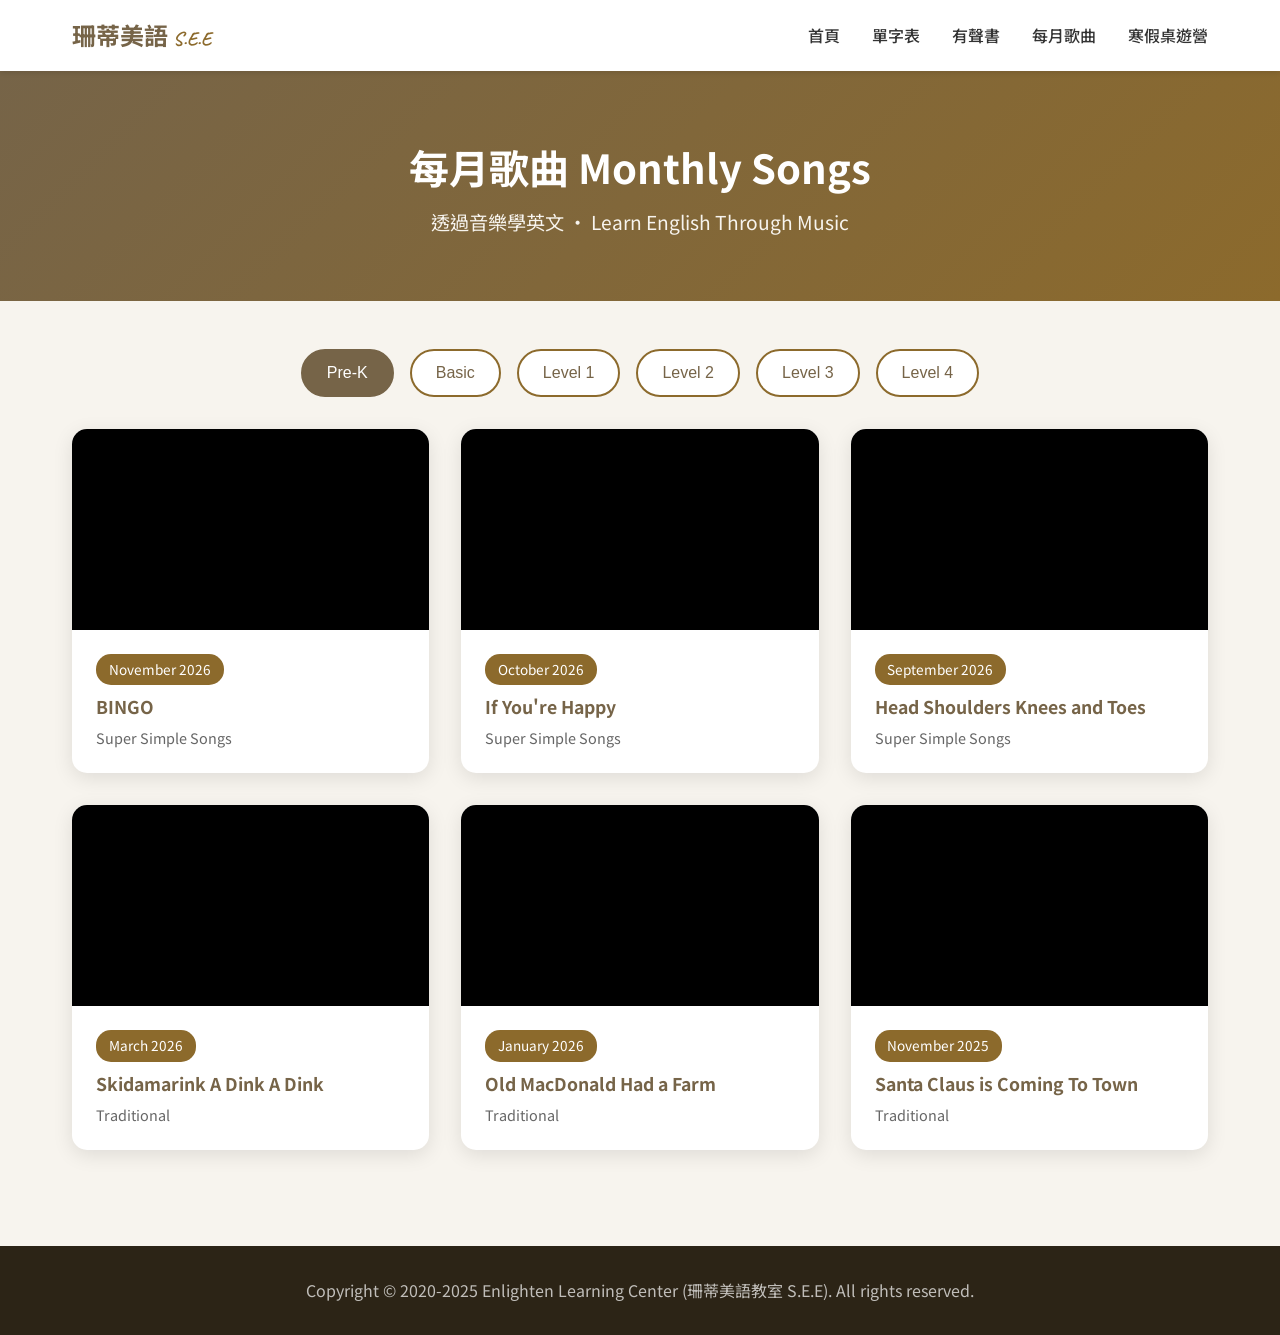
<file: songs.html>
<!DOCTYPE html>
<html lang="zh-TW">
<head>
    <meta charset="UTF-8">
    <meta name="viewport" content="width=device-width, initial-scale=1.0">
    <meta name="description" content="珊蒂美語每月歌曲 | Monthly Songs — Pre-K 到 Level 4 每個級別的英文歌曲清單，依月份更新。">
    <link rel="icon" href="/favicon.ico" sizes="any">
    <link rel="icon" type="image/png" sizes="64x64" href="/favicon-64.png">
    <link rel="apple-touch-icon" href="/apple-touch-icon.png">
    <meta property="og:type" content="website">
    <meta property="og:site_name" content="珊蒂美語教室 S.E.E">
    <meta property="og:title" content="每月歌曲 Monthly Songs | 珊蒂美語教室 S.E.E">
    <meta property="og:description" content="Pre-K 到 Level 4 每個級別的英文歌曲，依月份更新。">
    <meta property="og:image" content="https://jchopenclawhu-web.github.io/see-website/images/sandy.png">
    <meta property="og:url" content="https://jchopenclawhu-web.github.io/see-website/songs.html">
    <meta property="og:locale" content="zh_TW">
    <meta name="twitter:card" content="summary_large_image">
    <meta name="twitter:title" content="每月歌曲 Monthly Songs | 珊蒂美語教室">
    <meta name="twitter:description" content="Pre-K 到 Level 4 每月英文歌曲。">
    <meta name="twitter:image" content="https://jchopenclawhu-web.github.io/see-website/images/sandy.png">
    <title>每月歌曲 Monthly Songs | 珊蒂美語教室 S.E.E</title>
    <link href="https://fonts.googleapis.com/css2?family=Noto+Sans+TC:wght@300;400;500;700&family=Caveat:wght@400;700&display=swap" rel="stylesheet">
    <style>
        :root {
            --primary-brown: #766448;
            --accent-gold: #8C6A2C;
            --light-beige: #F7F4EE;
            --dark-text: #333;
            --white: #fff;
                    --focus-halo: #F7F4EE;
            --focus-edge: #2C2416;
}
        
        * {
            margin: 0;
            padding: 0;
            box-sizing: border-box;
        }
        
        body {
            font-family: 'Noto Sans TC', sans-serif;
            line-height: 1.6;
            color: var(--dark-text);
            background: var(--light-beige);
        }
        
        /* Navigation */
        nav {
            background: var(--white);
            box-shadow: 0 2px 5px rgba(0,0,0,0.1);
            position: sticky;
            top: 0;
            z-index: 1000;
        }
        
        .nav-container {
            max-width: 1200px;
            margin: 0 auto;
            padding: 1rem 2rem;
            display: flex;
            justify-content: space-between;
            align-items: center;
        }
        
        .logo {
            font-size: 1.5rem;
            font-weight: 700;
            color: var(--primary-brown);
            text-decoration: none;
        }
        
        .logo span {
            font-family: 'Caveat', cursive;
            font-size: 1.2rem;
            color: var(--accent-gold);
        }
        
        .nav-links {
            display: flex;
            gap: 2rem;
            list-style: none;
        }
        
        .nav-links a {
            text-decoration: none;
            color: var(--dark-text);
            font-weight: 500;
            transition: color 0.3s;
        }
        
        .nav-links a:hover {
            color: var(--primary-brown);
        }
        
        .menu-toggle {
            display: none;
            background: none;
            border: none;
            font-size: 1.5rem;
            cursor: pointer;
            color: var(--primary-brown);
        }
        
        /* Hero Section */
        .hero {
            background: linear-gradient(135deg, var(--primary-brown) 0%, var(--accent-gold) 100%);
            color: var(--white);
            padding: 4rem 2rem;
            text-align: center;
        }
        
        .hero h1 {
            font-size: 2.5rem;
            margin-bottom: 0.5rem;
        }
        
        .hero p {
            font-size: 1.2rem;
            color: #F7F4EE;
        }
        
        /* Main Content */
        .container {
            max-width: 1200px;
            margin: 0 auto;
            padding: 3rem 2rem;
        }
        
        /* Level Tabs */
        .level-tabs {
            display: flex;
            justify-content: center;
            gap: 1rem;
            margin-bottom: 2rem;
            flex-wrap: wrap;
        }
        
        .level-tab {
            padding: 0.8rem 1.5rem;
            background: var(--white);
            border: 2px solid var(--accent-gold);
            border-radius: 25px;
            cursor: pointer;
            font-size: 1rem;
            font-weight: 500;
            color: var(--primary-brown);
            transition: all 0.3s;
        }
        
        .level-tab:hover {
            background: var(--accent-gold);
            color: var(--white);
        }
        
        .level-tab.active {
            background: var(--primary-brown);
            border-color: var(--primary-brown);
            color: var(--white);
        }
        
        /* Songs Grid */
        .songs-container {
            display: none;
        }
        
        .songs-container.active {
            display: block;
            animation: fadeIn 0.5s ease;
        }
        
        @keyframes fadeIn {
            from { opacity: 0; transform: translateY(10px); }
            to { opacity: 1; transform: translateY(0); }
        }
        
        .songs-grid {
            display: grid;
            grid-template-columns: repeat(auto-fit, minmax(350px, 1fr));
            gap: 2rem;
        }
        
        .song-card {
            background: var(--white);
            border-radius: 15px;
            overflow: hidden;
            box-shadow: 0 5px 20px rgba(0,0,0,0.1);
            transition: transform 0.3s;
        }
        
        .song-card:hover {
            transform: translateY(-5px);
        }
        
        .video-container {
            position: relative;
            padding-bottom: 56.25%;
            height: 0;
            overflow: hidden;
            background: #000;
        }
        
        .video-container iframe {
            position: absolute;
            top: 0;
            left: 0;
            width: 100%;
            height: 100%;
            border: none;
        }
        
        .song-info {
            padding: 1.5rem;
        }
        
        .song-month {
            display: inline-block;
            background: var(--accent-gold);
            color: var(--white);
            padding: 0.3rem 0.8rem;
            border-radius: 15px;
            font-size: 0.85rem;
            margin-bottom: 0.5rem;
        }
        
        /* Visually hidden but available to screen readers */
        .sr-only {
            position: absolute;
            width: 1px;
            height: 1px;
            padding: 0;
            margin: -1px;
            overflow: hidden;
            clip: rect(0, 0, 0, 0);
            white-space: nowrap;
            border: 0;
        }

        .song-title {
            font-size: 1.1rem;
            color: var(--primary-brown);
            margin-bottom: 0.3rem;
        }
        
        .song-artist {
            color: #666;
            font-size: 0.9rem;
        }
        
        /* Footer */
        footer {
            background: #2c2416;
            color: var(--white);
            text-align: center;
            padding: 2rem;
            margin-top: 3rem;
        }
        
        footer p {
            opacity: 0.7;
        }
        
        /* Mobile Responsive */
        @media (max-width: 1024px) and (min-width: 769px) {
            /* Tablet: 8 nav items no longer fit on one row at full size. Tighten
               the gap and the label size instead of letting the last link clip. */
            .nav-links { gap: 1.25rem; }
            .nav-links a { font-size: 0.92rem; }
        }
        @media (max-width: 768px) {
            .nav-links {
                display: none;
                position: absolute;
                top: 100%;
                left: 0;
                right: 0;
                background: var(--white);
                flex-direction: column;
                padding: 1rem;
                box-shadow: 0 5px 10px rgba(0,0,0,0.1);
                gap: 1rem;
            }
            
            .nav-links.active {
                display: flex;
            }
            
            .menu-toggle {
                display: block;
            }
            
            .hero h1 {
                font-size: 1.8rem;
            }
            
            .level-tabs {
                gap: 0.5rem;
            }
            
            .level-tab {
                padding: 0.6rem 1rem;
                font-size: 0.9rem;
            }
            
            .songs-grid {
                grid-template-columns: 1fr;
            }
        }
    
        /* --- Accessibility -------------------------------------------------
           Focus ring is two-tone: a cream inner band and a near-black outer
           band. One colour cannot work here - the same ring has to be
           visible on the cream page (#F7F4EE), the white nav (#FFFFFF) and
           the brown nav/footer (#766448), and no single hue clears 3:1
           against all three. Two-tone always leaves one band legible.
           The transparent outline is the forced-colors fallback: when the
           browser strips box-shadow, the outline still paints.
           overflow-x: clip (never hidden) so the sticky nav keeps working. */
        html, body {
            overflow-x: clip;
        }
        a:focus-visible,
        button:focus-visible,
        input:focus-visible,
        select:focus-visible,
        textarea:focus-visible,
        [tabindex]:focus-visible {
            outline: 2px solid transparent;
            outline-offset: 2px;
            box-shadow: 0 0 0 2px var(--focus-halo), 0 0 0 4px var(--focus-edge);
        }
        @media (prefers-reduced-motion: reduce) {
            *, *::before, *::after {
                animation-duration: 0.01ms !important;
                animation-iteration-count: 1 !important;
                transition-duration: 0.01ms !important;
                scroll-behavior: auto !important;
            }
        }
</style>
</head>
<body>
    <!-- Navigation -->
    <nav>
        <div class="nav-container">
            <a href="index.html" class="logo">珊蒂美語 <span>S.E.E</span></a>
            <button class="menu-toggle" aria-label="Menu">☰</button>
            <ul class="nav-links">
                <li><a href="index.html">首頁</a></li>
                <li><a href="vocabulary.html">單字表</a></li>
                <li><a href="audiobooks.html">有聲書</a></li>
                <li><a href="songs.html">每月歌曲</a></li>
                <li><a href="winter-camp.html">寒假桌遊營</a></li>
            </ul>
        </div>
    </nav>

    <!-- Hero Section -->
    <section class="hero">
        <h1>每月歌曲 Monthly Songs</h1>
        <p>透過音樂學英文 · Learn English Through Music</p>
    </section>

    <!-- Main Content -->
    <div class="container">
        <!-- Level Tabs -->
        <div class="level-tabs">
            <button class="level-tab active" onclick="showLevel('prek', this)">Pre-K</button>
            <button class="level-tab" onclick="showLevel('basic', this)">Basic</button>
            <button class="level-tab" onclick="showLevel('l1', this)">Level 1</button>
            <button class="level-tab" onclick="showLevel('l2', this)">Level 2</button>
            <button class="level-tab" onclick="showLevel('l3', this)">Level 3</button>
            <button class="level-tab" onclick="showLevel('l4', this)">Level 4</button>
        </div>

        <!-- Pre-K Songs -->
        <div id="prek" class="songs-container active">
            <h2 class="sr-only">Pre-K 歌曲 Songs</h2>
            <div class="songs-grid">
                                <div class="song-card">
                    <div class="video-container">
                        <iframe loading="lazy" data-src="https://www.youtube.com/embed/9mmF8zOlh_g" allowfullscreen></iframe>
                    </div>
                    <div class="song-info">
                        <span class="song-month">November 2026</span>
                        <h3 class="song-title">BINGO</h3>
                        <p class="song-artist">Super Simple Songs</p>
                    </div>
                </div>
                <div class="song-card">
                    <div class="video-container">
                        <iframe loading="lazy" data-src="https://www.youtube.com/embed/l4WNrvVjiTw" allowfullscreen></iframe>
                    </div>
                    <div class="song-info">
                        <span class="song-month">October 2026</span>
                        <h3 class="song-title">If You're Happy</h3>
                        <p class="song-artist">Super Simple Songs</p>
                    </div>
                </div>
                <div class="song-card">
                    <div class="video-container">
                        <iframe loading="lazy" data-src="https://www.youtube.com/embed/RuqvGiZi0qg" allowfullscreen></iframe>
                    </div>
                    <div class="song-info">
                        <span class="song-month">September 2026</span>
                        <h3 class="song-title">Head Shoulders Knees and Toes</h3>
                        <p class="song-artist">Super Simple Songs</p>
                    </div>
                </div>
<div class="song-card">
                    <div class="video-container">
                        <iframe loading="lazy" data-src="https://www.youtube.com/embed/6916kVhbEZw" allowfullscreen></iframe>
                    </div>
                    <div class="song-info">
                        <span class="song-month">March 2026</span>
                        <h3 class="song-title">Skidamarink A Dink A Dink</h3>
                        <p class="song-artist">Traditional</p>
                    </div>
                </div>
                <div class="song-card">
                    <div class="video-container">
                        <iframe loading="lazy" data-src="https://www.youtube.com/embed/_6HzoUcx3eo" allowfullscreen></iframe>
                    </div>
                    <div class="song-info">
                        <span class="song-month">January 2026</span>
                        <h3 class="song-title">Old MacDonald Had a Farm</h3>
                        <p class="song-artist">Traditional</p>
                    </div>
                </div>
                <div class="song-card">
                    <div class="video-container">
                        <iframe loading="lazy" data-src="https://www.youtube.com/embed/apORQJa3NZw" allowfullscreen></iframe>
                    </div>
                    <div class="song-info">
                        <span class="song-month">November 2025</span>
                        <h3 class="song-title">Santa Claus is Coming To Town</h3>
                        <p class="song-artist">Traditional</p>
                    </div>
                </div>
                                            </div>
        </div>

        <!-- Basic Songs -->
        <div id="basic" class="songs-container">
            <h2 class="sr-only">Basic 歌曲 Songs</h2>
            <div class="songs-grid">
                                <div class="song-card">
                    <div class="video-container">
                        <iframe loading="lazy" data-src="https://www.youtube.com/embed/Ix99GSb3yKI" allowfullscreen></iframe>
                    </div>
                    <div class="song-info">
                        <span class="song-month">November 2026</span>
                        <h3 class="song-title">This Land is Your Land</h3>
                        <p class="song-artist">Woody Guthrie</p>
                    </div>
                </div>
                <div class="song-card">
                    <div class="video-container">
                        <iframe loading="lazy" data-src="https://www.youtube.com/embed/LFrKYjrIDs8" allowfullscreen></iframe>
                    </div>
                    <div class="song-info">
                        <span class="song-month">October 2026</span>
                        <h3 class="song-title">Rain Rain Go Away</h3>
                        <p class="song-artist">Super Simple Songs</p>
                    </div>
                </div>
                <div class="song-card">
                    <div class="video-container">
                        <iframe loading="lazy" data-src="https://www.youtube.com/embed/4XLQpRI_wOQ" allowfullscreen></iframe>
                    </div>
                    <div class="song-info">
                        <span class="song-month">September 2026</span>
                        <h3 class="song-title">This is the way</h3>
                        <p class="song-artist">Super Simple Songs</p>
                    </div>
                </div>
<div class="song-card">
                    <div class="video-container">
                        <iframe loading="lazy" data-src="https://www.youtube.com/embed/3lU6X13icO0" allowfullscreen></iframe>
                    </div>
                    <div class="song-info">
                        <span class="song-month">June 2026</span>
                        <h3 class="song-title">Do Re Mi</h3>
                        <p class="song-artist">The Sound of Music</p>
                    </div>
                </div>
                <div class="song-card">
                    <div class="video-container">
                        <iframe loading="lazy" data-src="https://www.youtube.com/embed/EXTLJmYsaUQ" allowfullscreen></iframe>
                    </div>
                    <div class="song-info">
                        <span class="song-month">April 2026</span>
                        <h3 class="song-title">A Whole New World</h3>
                        <p class="song-artist">Peabo Bryson & Regina Belle</p>
                    </div>
                </div>
                <div class="song-card">
                    <div class="video-container">
                        <iframe loading="lazy" data-src="https://www.youtube.com/embed/5tyWxLjGgg0" allowfullscreen></iframe>
                    </div>
                    <div class="song-info">
                        <span class="song-month">April 2026</span>
                        <h3 class="song-title">Shine Your Way</h3>
                        <p class="song-artist">Owl City & Yuna</p>
                    </div>
                </div>
                                                                                                            </div>
        </div>

        <!-- Level 1 Songs -->
        <div id="l1" class="songs-container">
            <h2 class="sr-only">Level 1 歌曲 Songs</h2>
            <div class="songs-grid">
                                <div class="song-card">
                    <div class="video-container">
                        <iframe loading="lazy" data-src="https://www.youtube.com/embed/nXNdaMnEQDs" allowfullscreen></iframe>
                    </div>
                    <div class="song-info">
                        <span class="song-month">November 2026</span>
                        <h3 class="song-title">What Makes You Beautiful</h3>
                        <p class="song-artist">One Direction</p>
                    </div>
                </div>
                <div class="song-card">
                    <div class="video-container">
                        <iframe loading="lazy" data-src="https://www.youtube.com/embed/6k8cpUkKK4c" allowfullscreen></iframe>
                    </div>
                    <div class="song-info">
                        <span class="song-month">October 2026</span>
                        <h3 class="song-title">Count On Me</h3>
                        <p class="song-artist">Bruno Mars</p>
                    </div>
                </div>
                <div class="song-card">
                    <div class="video-container">
                        <iframe loading="lazy" data-src="https://www.youtube.com/embed/PiuRQr9b6Bc" allowfullscreen></iframe>
                    </div>
                    <div class="song-info">
                        <span class="song-month">September 2026</span>
                        <h3 class="song-title">One Thing</h3>
                        <p class="song-artist">One Direction</p>
                    </div>
                </div>
<div class="song-card">
                    <div class="video-container">
                        <iframe loading="lazy" data-src="https://www.youtube.com/embed/cmLSizwDGj4" allowfullscreen></iframe>
                    </div>
                    <div class="song-info">
                        <span class="song-month">June 2026</span>
                        <h3 class="song-title">Good Time</h3>
                        <p class="song-artist">Owl City & Carly Rae Jepsen</p>
                    </div>
                </div>
                <div class="song-card">
                    <div class="video-container">
                        <iframe loading="lazy" data-src="https://www.youtube.com/embed/kC_Q5teGpQA" allowfullscreen></iframe>
                    </div>
                    <div class="song-info">
                        <span class="song-month">May 2026</span>
                        <h3 class="song-title">Try Everything</h3>
                        <p class="song-artist">Shakira</p>
                    </div>
                </div>
                <div class="song-card">
                    <div class="video-container">
                        <iframe loading="lazy" data-src="https://www.youtube.com/embed/u7XjPmN-tHw" allowfullscreen></iframe>
                    </div>
                    <div class="song-info">
                        <span class="song-month">April 2026</span>
                        <h3 class="song-title">Just The Way You Are</h3>
                        <p class="song-artist">Bruno Mars</p>
                    </div>
                </div>
                                                                                                            </div>
        </div>

        <!-- Level 2 Songs -->
        <div id="l2" class="songs-container">
            <h2 class="sr-only">Level 2 歌曲 Songs</h2>
            <div class="songs-grid">
                                <div class="song-card">
                    <div class="video-container">
                        <iframe loading="lazy" data-src="https://www.youtube.com/embed/FM7MFYoylVs" allowfullscreen></iframe>
                    </div>
                    <div class="song-info">
                        <span class="song-month">November 2026</span>
                        <h3 class="song-title">Something Just Like This</h3>
                        <p class="song-artist">The Chainsmokers and Coldplay</p>
                    </div>
                </div>
                <div class="song-card">
                    <div class="video-container">
                        <iframe loading="lazy" data-src="https://www.youtube.com/embed/pjcOzqxu4JQ" allowfullscreen></iframe>
                    </div>
                    <div class="song-info">
                        <span class="song-month">October 2026</span>
                        <h3 class="song-title">When I'm Gone</h3>
                        <p class="song-artist">Anna Kendrick</p>
                    </div>
                </div>
                <div class="song-card">
                    <div class="video-container">
                        <iframe loading="lazy" data-src="https://www.youtube.com/embed/XbxNtPiCBK8" allowfullscreen></iframe>
                    </div>
                    <div class="song-info">
                        <span class="song-month">September 2026</span>
                        <h3 class="song-title">Fight Song</h3>
                        <p class="song-artist">Rachel Platten</p>
                    </div>
                </div>
<div class="song-card">
                    <div class="video-container">
                        <iframe loading="lazy" data-src="https://www.youtube.com/embed/LVD7PYE7_mM" allowfullscreen></iframe>
                    </div>
                    <div class="song-info">
                        <span class="song-month">June 2026</span>
                        <h3 class="song-title">Not All Heroes Wear Capes</h3>
                        <p class="song-artist">Owl City</p>
                    </div>
                </div>
                <div class="song-card">
                    <div class="video-container">
                        <iframe loading="lazy" data-src="https://www.youtube.com/embed/git6DCXSqjE" allowfullscreen></iframe>
                    </div>
                    <div class="song-info">
                        <span class="song-month">May 2026</span>
                        <h3 class="song-title">You'll Be In My Heart</h3>
                        <p class="song-artist">Phil Collins</p>
                    </div>
                </div>
                <div class="song-card">
                    <div class="video-container">
                        <iframe loading="lazy" data-src="https://www.youtube.com/embed/R4GLAKEjU4w" allowfullscreen></iframe>
                    </div>
                    <div class="song-info">
                        <span class="song-month">April 2026</span>
                        <h3 class="song-title">What A Wonderful World</h3>
                        <p class="song-artist">Sam Cooke</p>
                    </div>
                </div>
                                                                                
            </div>
        </div>

        <!-- Level 3 Songs -->
        <div id="l3" class="songs-container">
            <h2 class="sr-only">Level 3 歌曲 Songs</h2>
            <div class="songs-grid">
                                <div class="song-card">
                    <div class="video-container">
                        <iframe loading="lazy" data-src="https://www.youtube.com/embed/vJ9KFEJVISo" allowfullscreen></iframe>
                    </div>
                    <div class="song-info">
                        <span class="song-month">November 2026</span>
                        <h3 class="song-title">Best Day of My Life</h3>
                        <p class="song-artist">American Authors</p>
                    </div>
                </div>
                <div class="song-card">
                    <div class="video-container">
                        <iframe loading="lazy" data-src="https://www.youtube.com/embed/o2DXt11SMNI" allowfullscreen></iframe>
                    </div>
                    <div class="song-info">
                        <span class="song-month">October 2026</span>
                        <h3 class="song-title">Memories</h3>
                        <p class="song-artist">Maroon 5</p>
                    </div>
                </div>
                <div class="song-card">
                    <div class="video-container">
                        <iframe loading="lazy" data-src="https://www.youtube.com/embed/r_OOdAGhTmk" allowfullscreen></iframe>
                    </div>
                    <div class="song-info">
                        <span class="song-month">September 2026</span>
                        <h3 class="song-title">Monsters</h3>
                        <p class="song-artist">Katie Sky</p>
                    </div>
                </div>
<div class="song-card">
                    <div class="video-container">
                        <iframe loading="lazy" data-src="https://www.youtube.com/embed/dcI4Z2u1OKA" allowfullscreen></iframe>
                    </div>
                    <div class="song-info">
                        <span class="song-month">June 2026</span>
                        <h3 class="song-title">You Are THAT SOMEONE</h3>
                        <p class="song-artist">Shawna Edwards</p>
                    </div>
                </div>
                <div class="song-card">
                    <div class="video-container">
                        <iframe loading="lazy" data-src="https://www.youtube.com/embed/Esdx5BL6GrM" allowfullscreen></iframe>
                    </div>
                    <div class="song-info">
                        <span class="song-month">May 2026</span>
                        <h3 class="song-title">Sold Out</h3>
                        <p class="song-artist">Hawk Nelson</p>
                    </div>
                </div>
                <div class="song-card">
                    <div class="video-container">
                        <iframe loading="lazy" data-src="https://www.youtube.com/embed/RcWOWgy86o8" allowfullscreen></iframe>
                    </div>
                    <div class="song-info">
                        <span class="song-month">April 2026</span>
                        <h3 class="song-title">Follow You</h3>
                        <p class="song-artist">Imagine Dragons</p>
                    </div>
                </div>
                                                                                                            </div>
        </div>

        <!-- Level 4 Songs -->
        <div id="l4" class="songs-container">
            <h2 class="sr-only">Level 4 歌曲 Songs</h2>
            <div class="songs-grid">
                                <div class="song-card">
                    <div class="video-container">
                        <iframe loading="lazy" data-src="https://www.youtube.com/embed/vJ9KFEJVISo" allowfullscreen></iframe>
                    </div>
                    <div class="song-info">
                        <span class="song-month">November 2026</span>
                        <h3 class="song-title">Best Day of My Life</h3>
                        <p class="song-artist">American Authors</p>
                    </div>
                </div>
                <div class="song-card">
                    <div class="video-container">
                        <iframe loading="lazy" data-src="https://www.youtube.com/embed/o2DXt11SMNI" allowfullscreen></iframe>
                    </div>
                    <div class="song-info">
                        <span class="song-month">October 2026</span>
                        <h3 class="song-title">Memories</h3>
                        <p class="song-artist">Maroon 5</p>
                    </div>
                </div>
                <div class="song-card">
                    <div class="video-container">
                        <iframe loading="lazy" data-src="https://www.youtube.com/embed/r_OOdAGhTmk" allowfullscreen></iframe>
                    </div>
                    <div class="song-info">
                        <span class="song-month">September 2026</span>
                        <h3 class="song-title">Monsters</h3>
                        <p class="song-artist">Katie Sky</p>
                    </div>
                </div>
<div class="song-card">
                    <div class="video-container">
                        <iframe loading="lazy" data-src="https://www.youtube.com/embed/-MrK0_5VgdM" allowfullscreen></iframe>
                    </div>
                    <div class="song-info">
                        <span class="song-month">March 2026</span>
                        <h3 class="song-title">Nothing's Gonna Stop Us Now</h3>
                        <p class="song-artist">Starship</p>
                    </div>
                </div>
                <div class="song-card">
                    <div class="video-container">
                        <iframe loading="lazy" data-src="https://www.youtube.com/embed/hYJKBnGZnMA" allowfullscreen></iframe>
                    </div>
                    <div class="song-info">
                        <span class="song-month">January 2026</span>
                        <h3 class="song-title">We Are The World</h3>
                        <p class="song-artist">USA for Africa</p>
                    </div>
                </div>
                <div class="song-card">
                    <div class="video-container">
                        <iframe loading="lazy" data-src="https://www.youtube.com/embed/nIhs1T7OcZg" allowfullscreen></iframe>
                    </div>
                    <div class="song-info">
                        <span class="song-month">December 2025</span>
                        <h3 class="song-title">Jingle Bell Rock</h3>
                        <p class="song-artist">Bobby Helms</p>
                    </div>
                </div>
                                                                                            </div>
        </div>
    </div>

    <!-- Footer -->
    <footer>
        <p>Copyright © 2020-2025 Enlighten Learning Center (珊蒂美語教室 S.E.E). All rights reserved.</p>
    </footer>

    <script>
        // Mobile menu toggle
        document.querySelector('.menu-toggle').addEventListener('click', () => {
            document.querySelector('.nav-links').classList.toggle('active');
        });

        // Close menu when clicking a link
        document.querySelectorAll('.nav-links a').forEach(link => {
            link.addEventListener('click', () => {
                document.querySelector('.nav-links').classList.remove('active');
            });
        });

        // Level tabs functionality
        function showLevel(levelId, tabElement) {
            // Hide all containers
            document.querySelectorAll('.songs-container').forEach(container => {
                container.classList.remove('active');
            });
            
            // Remove active class from all tabs
            document.querySelectorAll('.level-tab').forEach(tab => {
                tab.classList.remove('active');
            });
            
            // Show selected container
            document.getElementById(levelId).classList.add('active');
            
            // Add active class to clicked tab
            tabElement.classList.add('active');
        }

        // Defer YouTube player loading.
        // Loading every embed at once crashes iOS Safari ("A problem
        // repeatedly occurred"): each iframe is a full YouTube player, the
        // phone kills the renderer for memory, Safari reloads, and it
        // crashes again in a loop. Hydrate each player only once its card
        // is near the viewport, and only for the level tab that is open.
        (function () {
            var CONTAINERS = '.songs-container, .level-content';
            var frames = [];

            document.querySelectorAll(CONTAINERS).forEach(function (container) {
                container.querySelectorAll('iframe[data-src]').forEach(function (frame) {
                    frames.push(frame);
                });
            });

            function hydrate(frame) {
                if (frame.getAttribute('src')) return;
                frame.setAttribute('src', frame.getAttribute('data-src'));
            }

            if ('IntersectionObserver' in window) {
                var observer = new IntersectionObserver(function (entries) {
                    entries.forEach(function (entry) {
                        if (entry.isIntersecting) {
                            hydrate(entry.target);
                            observer.unobserve(entry.target);
                        }
                    });
                }, { rootMargin: '300px 0px' });
                frames.forEach(function (frame) { observer.observe(frame); });
            } else {
                frames.forEach(hydrate);
            }

            // Opening a level tab makes its players visible - start the
            // ones already on screen.
            document.addEventListener('click', function (event) {
                var tab = event.target && event.target.closest
                    ? event.target.closest('.level-tab')
                    : null;
                if (!tab) return;
                setTimeout(function () {
                    document.querySelectorAll(CONTAINERS + '.active iframe[data-src]')
                        .forEach(function (frame) {
                            var rect = frame.getBoundingClientRect();
                            if (rect.top < window.innerHeight * 2 &&
                                rect.bottom > -window.innerHeight) {
                                hydrate(frame);
                            }
                        });
                }, 50);
            });
        })();
    </script>
</body>
</html>
</file>
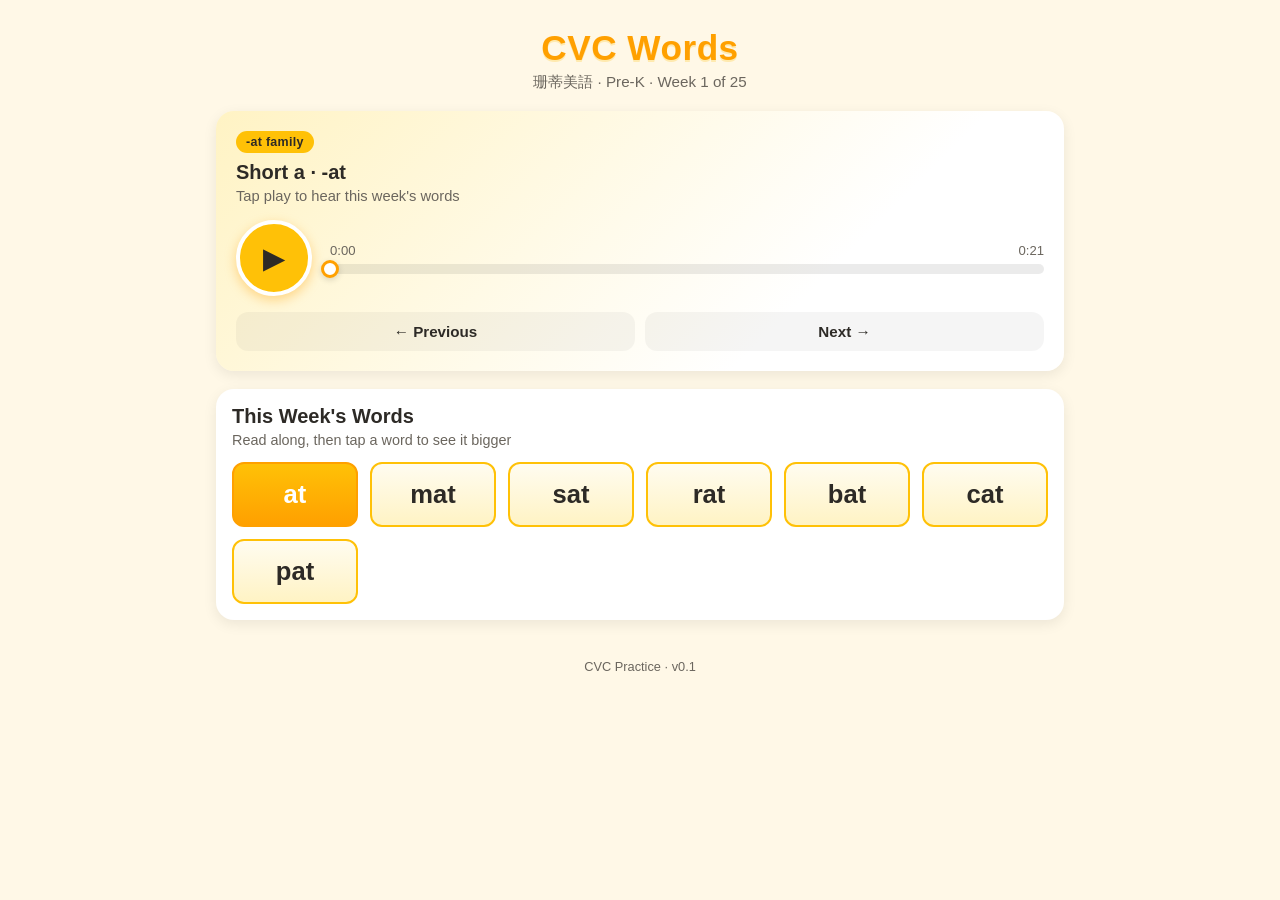
<file: abc/cvc.html>
<!DOCTYPE html>
<html lang="en">
<head>
  <meta charset="UTF-8">
  <meta name="viewport" content="width=device-width, initial-scale=1.0, maximum-scale=1.0, user-scalable=no">
  <meta name="theme-color" content="#857251">
  <meta name="description" content="CVC Words Practice — 珊蒂美語 Pre-K Phonics 練習。-at, -an, -ap 等字族單字。">
  <link rel="icon" href="/favicon.ico" sizes="any">
  <link rel="icon" type="image/png" sizes="64x64" href="/favicon-64.png">
  <link rel="apple-touch-icon" href="/apple-touch-icon.png">
  <meta property="og:type" content="website">
  <meta property="og:site_name" content="珊蒂美語教室 S.E.E">
  <meta property="og:title" content="CVC Words — 珊蒂美語">
  <meta property="og:description" content="Pre-K Phonics 練習。-at, -an, -ap 等字族單字。">
  <meta property="og:image" content="https://jchopenclawhu-web.github.io/see-website/images/sandy.png">
  <meta property="og:url" content="https://jchopenclawhu-web.github.io/see-website/abc/cvc.html">
  <meta property="og:locale" content="zh_TW">
  <title>CVC Words — 珊蒂美語</title>
  <link rel="stylesheet" href="styles.css">
  <link rel="stylesheet" href="cvc.css">
</head>
<body>
  <main class="container">
    <header class="hero">
      <h1 id="pageTitle" data-touch-gesture="true">CVC Words</h1>
      <p class="subtitle">珊蒂美語 · <span id="levelLabel">Pre-K</span> · <span id="weekLabel">Week 1 of 25</span></p>
    </header>

    <section class="card player-card" aria-label="Family intro audio">
      <div class="player-header">
        <span class="badge" id="familyBadge">-at family</span>
        <h2 id="familyTitle">Short a · -at</h2>
        <p class="player-hint" id="playerHint">Tap play to hear this week's words</p>
      </div>

      <div class="player-body">
        <button id="playBtn" class="play-btn" type="button" aria-label="Play">
          <span class="play-icon" id="playIcon">▶</span>
        </button>
        <div class="progress-area">
          <div class="progress-row">
            <span class="time" id="timeCurrent">0:00</span>
            <span class="time" id="timeTotal">0:00</span>
          </div>
          <div class="progress-track" id="progressTrack" role="slider" aria-label="Seek" tabindex="0">
            <div class="progress-fill" id="progressFill"></div>
            <div class="progress-handle" id="progressHandle"></div>
          </div>
        </div>
      </div>

      <div class="player-actions">
        <button id="prevBtn" class="ghost-btn" type="button">← Previous</button>
        <button id="nextBtn" class="ghost-btn" type="button">Next →</button>
      </div>

      <audio id="audio" preload="metadata"></audio>
    </section>

    <section class="card words-card" aria-label="This week's words">
      <h2>This Week's Words</h2>
      <p class="section-hint">Read along, then tap a word to see it bigger</p>
      <div class="word-grid" id="wordGrid"></div>
    </section>

    <div class="big-word-overlay" id="bigWordOverlay" aria-hidden="true">
      <div class="big-word" id="bigWord"></div>
      <div class="big-word-hint">tap anywhere to close</div>
    </div>

    <footer class="foot">
      <p>CVC Practice · v0.1</p>
    </footer>
  </main>

  <!-- Teacher panel: hidden by default, shown on 3-finger tap -->
  <div class="teacher-panel" id="teacherPanel" aria-hidden="true">
    <div class="teacher-card">
      <h2>Teacher Settings</h2>
      <p class="teacher-hint">Set the level and which weeks are unlocked</p>

      <label class="field">
        <span>Level</span>
        <select id="levelSelect">
          <option value="prek">Pre-K (progressive)</option>
          <option value="l1">Level 1 (all weeks)</option>
          <option value="l2">Level 2 (all weeks)</option>
        </select>
      </label>

      <label class="field" id="maxPagesField">
        <span>Max week (1-25): <strong id="maxPagesValue">1</strong></span>
        <input type="range" id="maxPagesRange" min="1" max="25" value="1">
      </label>

      <div class="teacher-actions">
        <button id="teacherSave" class="ghost-btn">Save</button>
        <button id="teacherClose" class="ghost-btn">Close</button>
      </div>
    </div>
  </div>

  <!-- PIN dialog -->
  <div class="pin-dialog" id="pinDialog" aria-hidden="true">
    <div class="pin-card">
      <h3>Enter PIN</h3>
      <input type="password" id="pinInput" maxlength="4" inputmode="numeric" pattern="[0-9]*" placeholder="••••">
      <p class="pin-error" id="pinError"></p>
      <div class="pin-actions">
        <button id="pinSubmit" class="ghost-btn">OK</button>
        <button id="pinCancel" class="ghost-btn">Cancel</button>
      </div>
    </div>
  </div>

  <script src="cvc.js?v=2"></script>
</body>
</html>
</file>
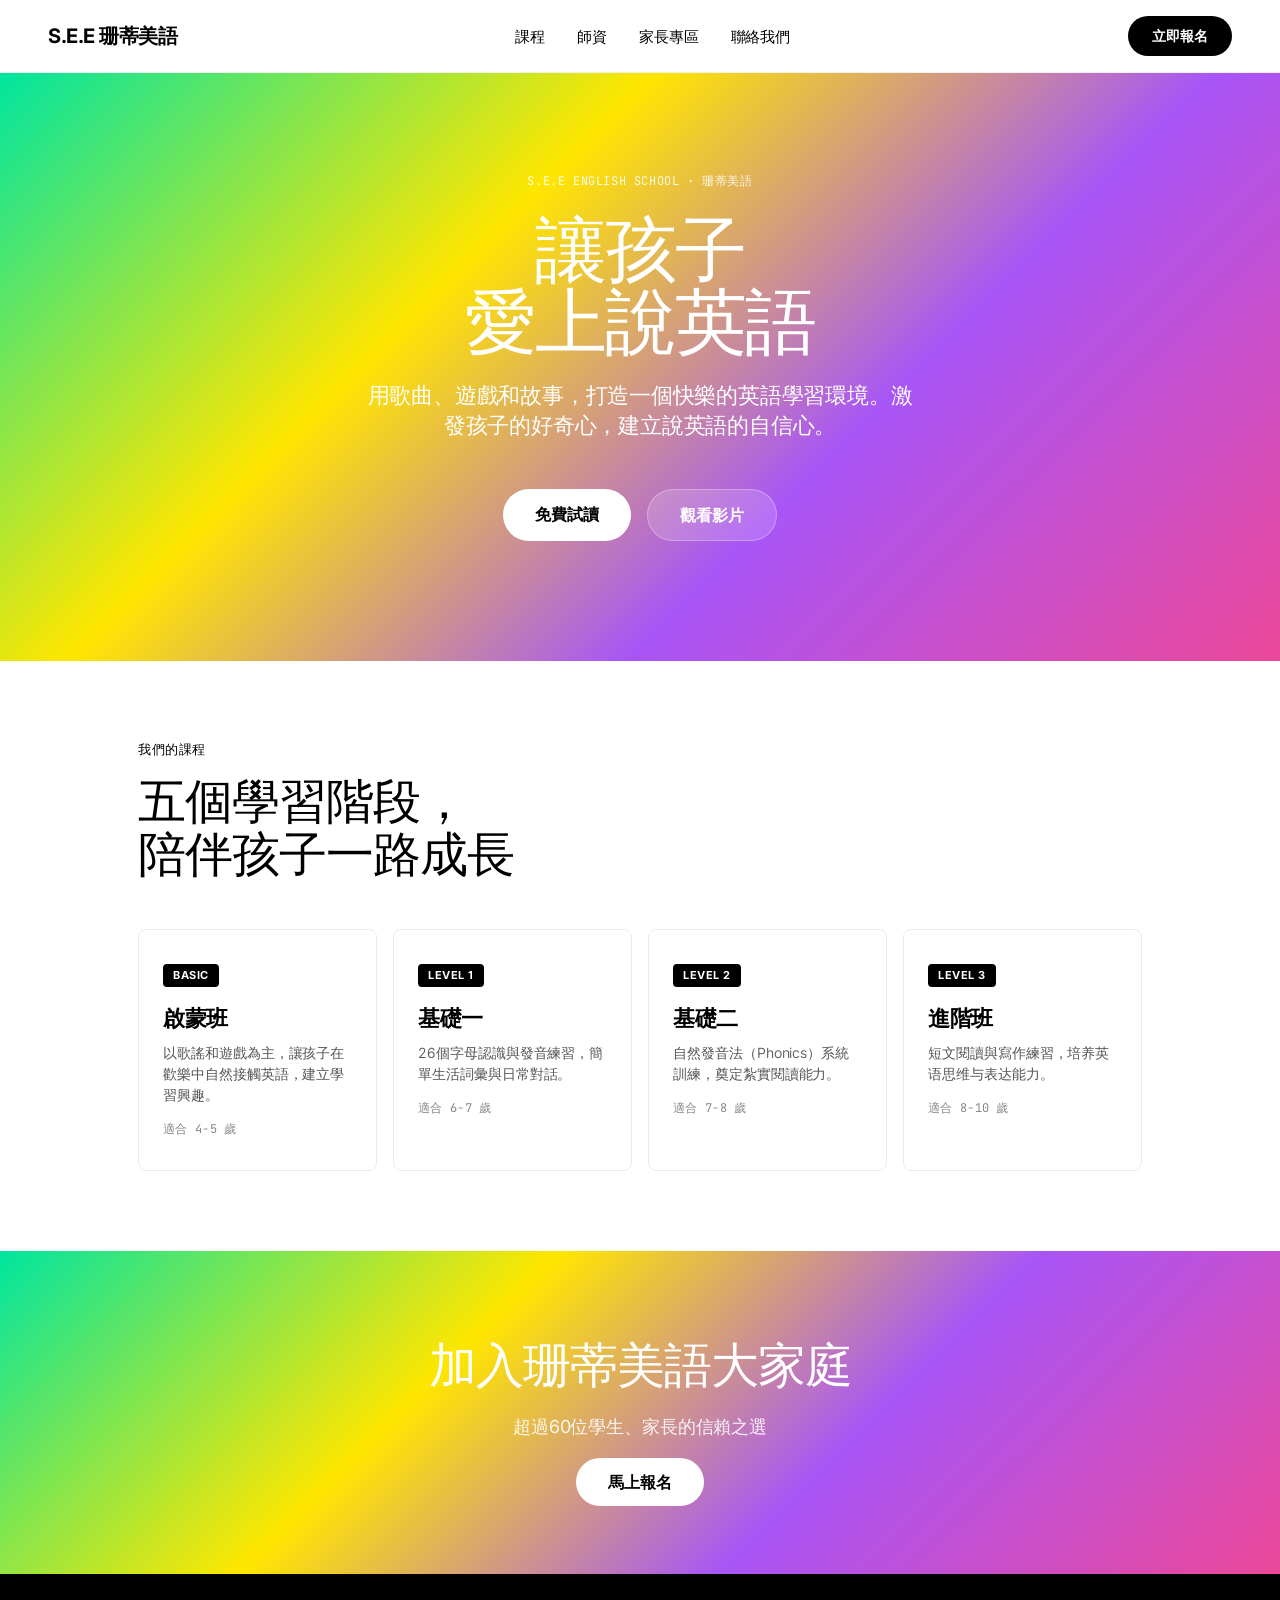
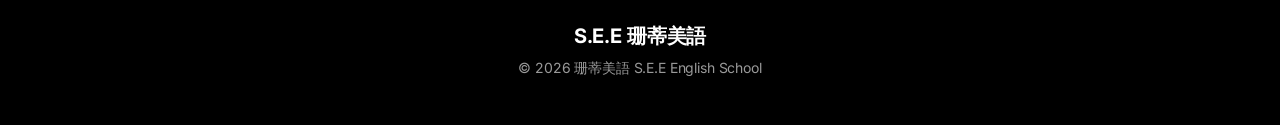
<file: previews/1_figma_see_landing.html>
<!DOCTYPE html>
<html lang="zh-TW">
<head>
  <meta charset="UTF-8">
  <meta name="viewport" content="width=device-width, initial-scale=1.0">
  <title>珊蒂美語 S.E.E — 讓孩子愛上英語</title>
  <link href="https://fonts.googleapis.com/css2?family=Inter:wght@300;400;500;600;700&family=JetBrains+Mono:wght@400;500&display=swap" rel="stylesheet">
  <style>
    :root {
      --black: #000000;
      --white: #ffffff;
      --glass-dark: rgba(0, 0, 0, 0.08);
      --glass-light: rgba(255, 255, 255, 0.16);
      --gradient-hero: linear-gradient(135deg, #00e5a0 0%, #ffe600 35%, #a855f7 65%, #ec4899 100%);
    }
    * { margin: 0; padding: 0; box-sizing: border-box; }
    body {
      font-family: 'Inter', system-ui, sans-serif;
      color: var(--black);
      background: var(--white);
      letter-spacing: -0.14px;
      line-height: 1.40;
    }
    /* NAV */
    nav {
      display: flex;
      align-items: center;
      justify-content: space-between;
      padding: 16px 48px;
      background: var(--white);
      border-bottom: 1px solid rgba(0,0,0,0.06);
    }
    .nav-logo {
      font-size: 20px;
      font-weight: 700;
      letter-spacing: -0.5px;
    }
    .nav-links {
      display: flex;
      gap: 32px;
      list-style: none;
    }
    .nav-links a {
      color: var(--black);
      text-decoration: none;
      font-size: 15px;
      font-weight: 400;
      letter-spacing: -0.1px;
    }
    .nav-cta {
      background: var(--black);
      color: var(--white);
      padding: 10px 24px;
      border-radius: 50px;
      text-decoration: none;
      font-size: 14px;
      font-weight: 600;
      letter-spacing: -0.1px;
      transition: all 0.2s;
    }
    /* HERO */
    .hero {
      background: var(--gradient-hero);
      padding: 100px 48px 120px;
      text-align: center;
      position: relative;
    }
    .hero-label {
      font-family: 'JetBrains Mono', monospace;
      font-size: 12px;
      font-weight: 400;
      letter-spacing: 0.6px;
      text-transform: uppercase;
      color: var(--white);
      opacity: 0.9;
      margin-bottom: 24px;
    }
    .hero h1 {
      font-size: 72px;
      font-weight: 400;
      line-height: 1.0;
      letter-spacing: -2px;
      color: var(--white);
      margin-bottom: 24px;
    }
    .hero p {
      font-size: 22px;
      font-weight: 340;
      color: var(--white);
      max-width: 560px;
      margin: 0 auto 48px;
      line-height: 1.35;
      letter-spacing: -0.2px;
    }
    .hero-btns { display: flex; gap: 16px; justify-content: center; }
    .btn-white-pill {
      background: var(--white);
      color: var(--black);
      padding: 14px 32px;
      border-radius: 50px;
      text-decoration: none;
      font-size: 16px;
      font-weight: 600;
      letter-spacing: -0.1px;
    }
    .btn-glass-pill {
      background: var(--glass-light);
      color: var(--white);
      padding: 14px 32px;
      border-radius: 50px;
      text-decoration: none;
      font-size: 16px;
      font-weight: 600;
      border: 1px solid rgba(255,255,255,0.3);
    }
    /* LEVELS */
    .levels {
      padding: 80px 48px;
      max-width: 1100px;
      margin: 0 auto;
    }
    .section-label {
      font-family: 'JetBrains Mono', monospace;
      font-size: 13px;
      font-weight: 400;
      letter-spacing: 0.54px;
      text-transform: uppercase;
      color: var(--black);
      margin-bottom: 16px;
    }
    .levels h2 {
      font-size: 48px;
      font-weight: 400;
      letter-spacing: -1px;
      margin-bottom: 48px;
      line-height: 1.1;
    }
    .level-grid {
      display: grid;
      grid-template-columns: repeat(4, 1fr);
      gap: 16px;
    }
    .level-card {
      border: 1px solid rgba(0,0,0,0.08);
      border-radius: 8px;
      padding: 32px 24px;
      transition: box-shadow 0.2s;
    }
    .level-card:hover {
      box-shadow: 0 4px 20px rgba(0,0,0,0.08);
    }
    .level-badge {
      display: inline-block;
      background: var(--black);
      color: var(--white);
      font-size: 11px;
      font-weight: 700;
      letter-spacing: 0.5px;
      text-transform: uppercase;
      padding: 4px 10px;
      border-radius: 4px;
      margin-bottom: 16px;
    }
    .level-card h3 {
      font-size: 22px;
      font-weight: 700;
      letter-spacing: -0.3px;
      margin-bottom: 8px;
    }
    .level-card p {
      font-size: 14px;
      font-weight: 340;
      color: #555;
      line-height: 1.5;
      letter-spacing: -0.05px;
    }
    .level-card .age {
      font-family: 'JetBrains Mono', monospace;
      font-size: 12px;
      color: #888;
      margin-top: 16px;
      letter-spacing: 0.3px;
    }
    /* CTA SECTION */
    .cta-section {
      background: var(--gradient-hero);
      padding: 80px 48px;
      text-align: center;
    }
    .cta-section h2 {
      font-size: 48px;
      font-weight: 400;
      color: var(--white);
      letter-spacing: -1px;
      margin-bottom: 16px;
    }
    .cta-section p {
      font-size: 18px;
      color: var(--white);
      opacity: 0.9;
      margin-bottom: 32px;
    }
    /* FOOTER */
    footer {
      background: var(--black);
      color: var(--white);
      padding: 48px;
      text-align: center;
    }
    footer p { font-size: 14px; opacity: 0.6; }
    footer .brand { font-size: 20px; font-weight: 700; margin-bottom: 8px; }
  </style>
</head>
<body>
  <nav>
    <div class="nav-logo">S.E.E 珊蒂美語</div>
    <ul class="nav-links">
      <li><a href="#">課程</a></li>
      <li><a href="#">師資</a></li>
      <li><a href="#">家長專區</a></li>
      <li><a href="#">聯絡我們</a></li>
    </ul>
    <a href="#" class="nav-cta">立即報名</a>
  </nav>

  <section class="hero">
    <div class="hero-label">S.E.E English School · 珊蒂美語</div>
    <h1>讓孩子<br>愛上說英語</h1>
    <p>用歌曲、遊戲和故事，打造一個快樂的英語學習環境。激發孩子的好奇心，建立說英語的自信心。</p>
    <div class="hero-btns">
      <a href="#" class="btn-white-pill">免費試讀</a>
      <a href="#" class="btn-glass-pill">觀看影片</a>
    </div>
  </section>

  <section class="levels">
    <div class="section-label">我們的課程</div>
    <h2>五個學習階段，<br>陪伴孩子一路成長</h2>
    <div class="level-grid">
      <div class="level-card">
        <span class="level-badge">Basic</span>
        <h3>啟蒙班</h3>
        <p>以歌謠和遊戲為主，讓孩子在歡樂中自然接觸英語，建立學習興趣。</p>
        <div class="age">適合 4-5 歲</div>
      </div>
      <div class="level-card">
        <span class="level-badge">Level 1</span>
        <h3>基礎一</h3>
        <p>26個字母認識與發音練習，簡單生活詞彙與日常對話。</p>
        <div class="age">適合 6-7 歲</div>
      </div>
      <div class="level-card">
        <span class="level-badge">Level 2</span>
        <h3>基礎二</h3>
        <p>自然發音法（Phonics）系統訓練，奠定紮實閱讀能力。</p>
        <div class="age">適合 7-8 歲</div>
      </div>
      <div class="level-card">
        <span class="level-badge">Level 3</span>
        <h3>進階班</h3>
        <p>短文閱讀與寫作練習，培养英语思维与表达能力。</p>
        <div class="age">適合 8-10 歲</div>
      </div>
    </div>
  </section>

  <section class="cta-section">
    <h2>加入珊蒂美語大家庭</h2>
    <p>超過60位學生、家長的信賴之選</p>
    <a href="#" class="btn-white-pill">馬上報名</a>
  </section>

  <footer>
    <div class="brand">S.E.E 珊蒂美語</div>
    <p>© 2026 珊蒂美語 S.E.E English School</p>
  </footer>
</body>
</html>
</file>
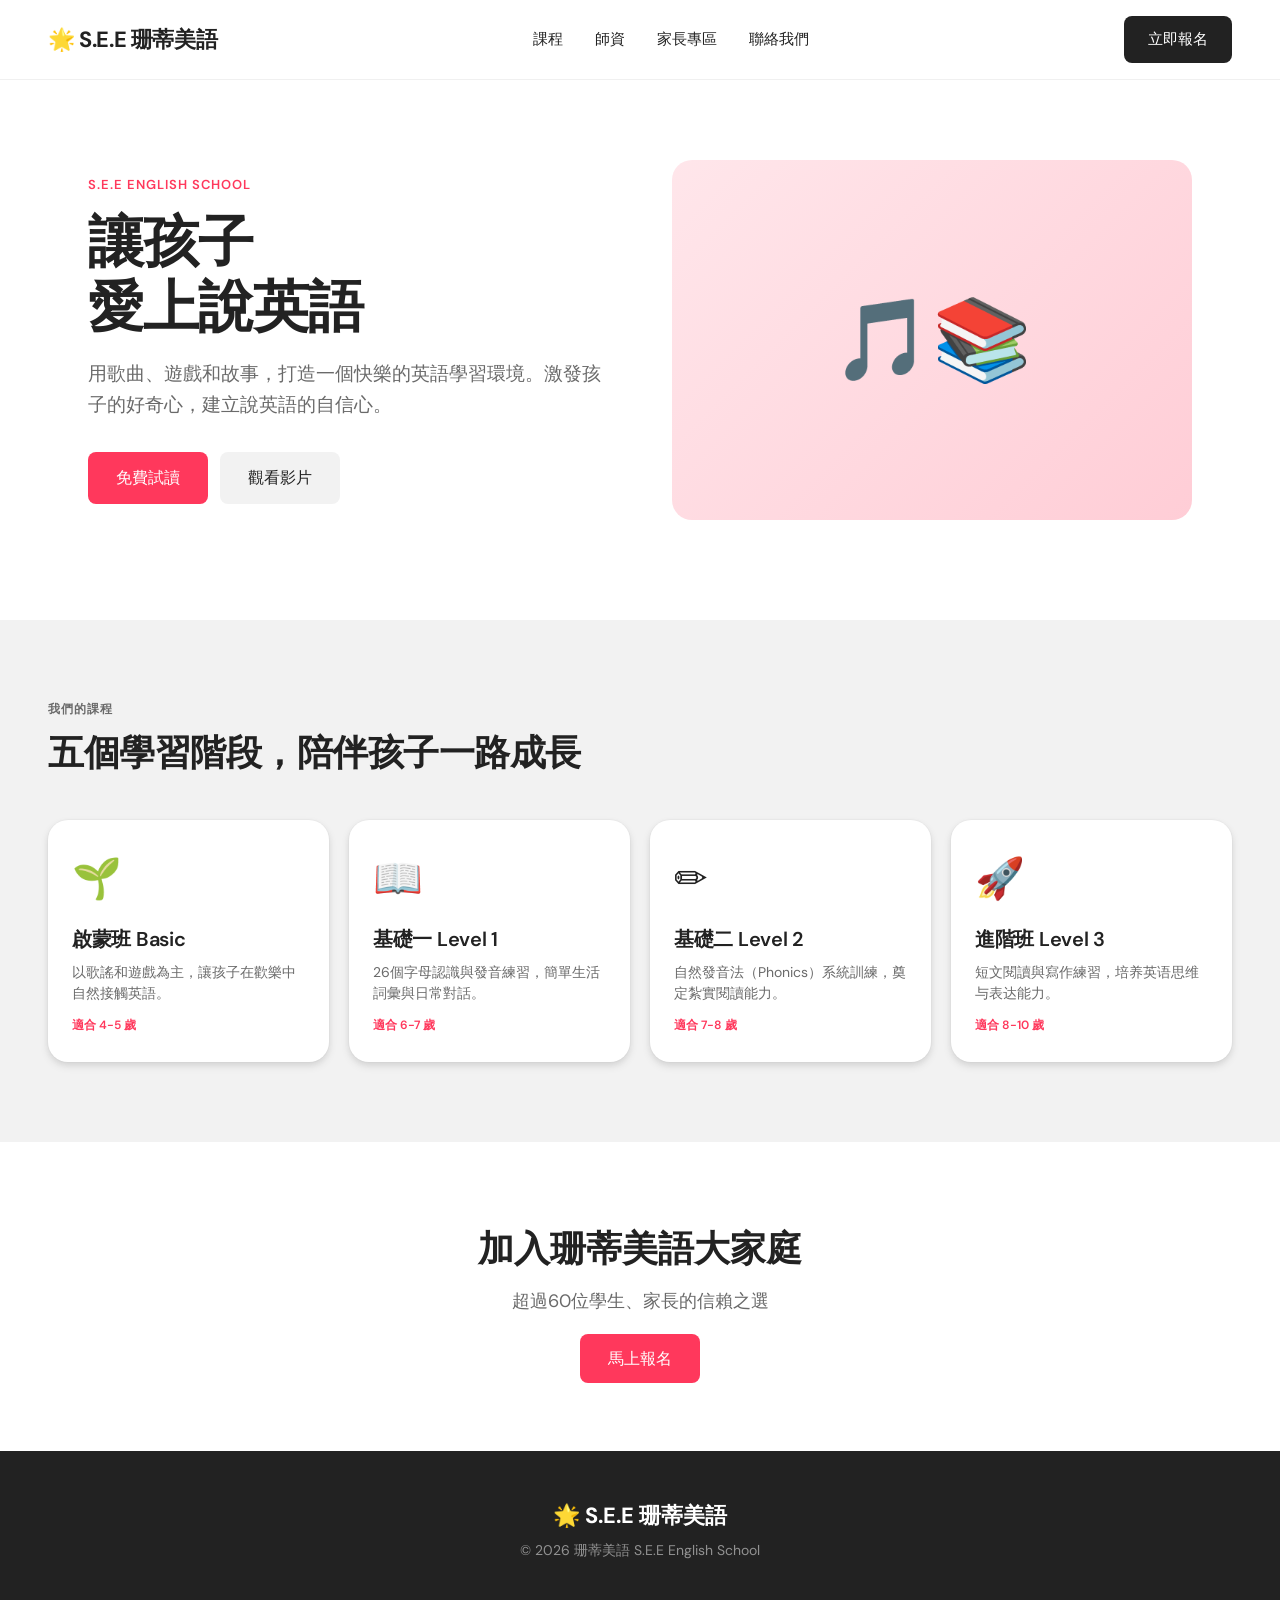
<file: previews/2_airbnb_see_landing.html>
<!DOCTYPE html>
<html lang="zh-TW">
<head>
  <meta charset="UTF-8">
  <meta name="viewport" content="width=device-width, initial-scale=1.0">
  <title>珊蒂美語 S.E.E — 讓孩子愛上英語</title>
  <link href="https://fonts.googleapis.com/css2?family=DM+Sans:ital,opsz,wght@0,9..40,400;0,9..40,500;0,9..40,600;0,9..40,700;1,9..40,400&display=swap" rel="stylesheet">
  <style>
    :root {
      --white: #ffffff;
      --near-black: #222222;
      --brand-red: #ff385c;
      --deep-red: #e00b41;
      --text-secondary: #6a6a6a;
      --border: #c1c1c1;
      --surface: #f2f2f2;
      --card-shadow: rgba(0,0,0,0.02) 0px 0px 0px 1px, rgba(0,0,0,0.04) 0px 2px 6px, rgba(0,0,0,0.1) 0px 4px 8px;
    }
    * { margin: 0; padding: 0; box-sizing: border-box; }
    body {
      font-family: 'DM Sans', system-ui, sans-serif;
      color: var(--near-black);
      background: var(--white);
      line-height: 1.5;
    }
    /* NAV */
    nav {
      display: flex;
      align-items: center;
      justify-content: space-between;
      padding: 16px 48px;
      border-bottom: 1px solid rgba(0,0,0,0.06);
    }
    .nav-logo {
      font-size: 22px;
      font-weight: 700;
      color: var(--near-black);
      letter-spacing: -0.4px;
    }
    .nav-links {
      display: flex;
      gap: 32px;
      list-style: none;
    }
    .nav-links a {
      color: var(--near-black);
      text-decoration: none;
      font-size: 15px;
      font-weight: 500;
    }
    .nav-cta {
      background: var(--near-black);
      color: var(--white);
      padding: 12px 24px;
      border-radius: 8px;
      text-decoration: none;
      font-size: 15px;
      font-weight: 500;
      transition: background 0.2s;
    }
    /* HERO */
    .hero {
      padding: 80px 48px 100px;
      max-width: 1200px;
      margin: 0 auto;
      display: grid;
      grid-template-columns: 1fr 1fr;
      gap: 64px;
      align-items: center;
    }
    .hero-label {
      font-size: 13px;
      font-weight: 600;
      text-transform: uppercase;
      letter-spacing: 1px;
      color: var(--brand-red);
      margin-bottom: 16px;
    }
    .hero h1 {
      font-size: 56px;
      font-weight: 700;
      line-height: 1.15;
      letter-spacing: -1px;
      color: var(--near-black);
      margin-bottom: 20px;
    }
    .hero p {
      font-size: 19px;
      font-weight: 400;
      color: var(--text-secondary);
      line-height: 1.6;
      margin-bottom: 32px;
    }
    .hero-btns { display: flex; gap: 12px; }
    .btn-primary {
      background: var(--brand-red);
      color: var(--white);
      padding: 14px 28px;
      border-radius: 8px;
      text-decoration: none;
      font-size: 16px;
      font-weight: 500;
      transition: background 0.2s;
    }
    .btn-secondary {
      background: var(--surface);
      color: var(--near-black);
      padding: 14px 28px;
      border-radius: 8px;
      text-decoration: none;
      font-size: 16px;
      font-weight: 500;
    }
    .hero-image {
      background: linear-gradient(135deg, #ff385c20 0%, #ff385c40 100%);
      border-radius: 20px;
      height: 360px;
      display: flex;
      align-items: center;
      justify-content: center;
      font-size: 80px;
    }
    /* LEVELS */
    .levels {
      background: var(--surface);
      padding: 80px 48px;
    }
    .levels-inner { max-width: 1200px; margin: 0 auto; }
    .section-label {
      font-size: 12px;
      font-weight: 600;
      text-transform: uppercase;
      letter-spacing: 1px;
      color: var(--text-secondary);
      margin-bottom: 8px;
    }
    .levels h2 {
      font-size: 36px;
      font-weight: 700;
      letter-spacing: -0.5px;
      margin-bottom: 40px;
    }
    .level-grid {
      display: grid;
      grid-template-columns: repeat(4, 1fr);
      gap: 20px;
    }
    .level-card {
      background: var(--white);
      border-radius: 20px;
      padding: 28px 24px;
      box-shadow: var(--card-shadow);
      transition: transform 0.2s, box-shadow 0.2s;
    }
    .level-card:hover {
      transform: translateY(-4px);
      box-shadow: rgba(0,0,0,0.08) 0px 8px 20px;
    }
    .level-card .emoji { font-size: 40px; margin-bottom: 16px; }
    .level-card h3 {
      font-size: 20px;
      font-weight: 600;
      letter-spacing: -0.3px;
      margin-bottom: 8px;
    }
    .level-card p {
      font-size: 14px;
      color: var(--text-secondary);
      line-height: 1.5;
    }
    .level-card .age {
      margin-top: 12px;
      font-size: 12px;
      font-weight: 600;
      color: var(--brand-red);
    }
    /* CTA */
    .cta-section {
      padding: 80px 48px;
      text-align: center;
    }
    .cta-section h2 {
      font-size: 36px;
      font-weight: 700;
      margin-bottom: 12px;
    }
    .cta-section p {
      font-size: 18px;
      color: var(--text-secondary);
      margin-bottom: 32px;
    }
    /* FOOTER */
    footer {
      background: var(--near-black);
      color: var(--white);
      padding: 48px;
      text-align: center;
    }
    footer .brand { font-size: 22px; font-weight: 700; margin-bottom: 8px; }
    footer p { font-size: 14px; opacity: 0.5; }
  </style>
</head>
<body>
  <nav>
    <div class="nav-logo">🌟 S.E.E 珊蒂美語</div>
    <ul class="nav-links">
      <li><a href="#">課程</a></li>
      <li><a href="#">師資</a></li>
      <li><a href="#">家長專區</a></li>
      <li><a href="#">聯絡我們</a></li>
    </ul>
    <a href="#" class="nav-cta">立即報名</a>
  </nav>

  <section class="hero">
    <div>
      <div class="hero-label">S.E.E English School</div>
      <h1>讓孩子<br>愛上說英語</h1>
      <p>用歌曲、遊戲和故事，打造一個快樂的英語學習環境。激發孩子的好奇心，建立說英語的自信心。</p>
      <div class="hero-btns">
        <a href="#" class="btn-primary">免費試讀</a>
        <a href="#" class="btn-secondary">觀看影片</a>
      </div>
    </div>
    <div class="hero-image">🎵📚</div>
  </section>

  <section class="levels">
    <div class="levels-inner">
      <div class="section-label">我們的課程</div>
      <h2>五個學習階段，陪伴孩子一路成長</h2>
      <div class="level-grid">
        <div class="level-card">
          <div class="emoji">🌱</div>
          <h3>啟蒙班 Basic</h3>
          <p>以歌謠和遊戲為主，讓孩子在歡樂中自然接觸英語。</p>
          <div class="age">適合 4-5 歲</div>
        </div>
        <div class="level-card">
          <div class="emoji">📖</div>
          <h3>基礎一 Level 1</h3>
          <p>26個字母認識與發音練習，簡單生活詞彙與日常對話。</p>
          <div class="age">適合 6-7 歲</div>
        </div>
        <div class="level-card">
          <div class="emoji">✏️</div>
          <h3>基礎二 Level 2</h3>
          <p>自然發音法（Phonics）系統訓練，奠定紮實閱讀能力。</p>
          <div class="age">適合 7-8 歲</div>
        </div>
        <div class="level-card">
          <div class="emoji">🚀</div>
          <h3>進階班 Level 3</h3>
          <p>短文閱讀與寫作練習，培养英语思维与表达能力。</p>
          <div class="age">適合 8-10 歲</div>
        </div>
      </div>
    </div>
  </section>

  <section class="cta-section">
    <h2>加入珊蒂美語大家庭</h2>
    <p>超過60位學生、家長的信賴之選</p>
    <a href="#" class="btn-primary">馬上報名</a>
  </section>

  <footer>
    <div class="brand">🌟 S.E.E 珊蒂美語</div>
    <p>© 2026 珊蒂美語 S.E.E English School</p>
  </footer>
</body>
</html>
</file>
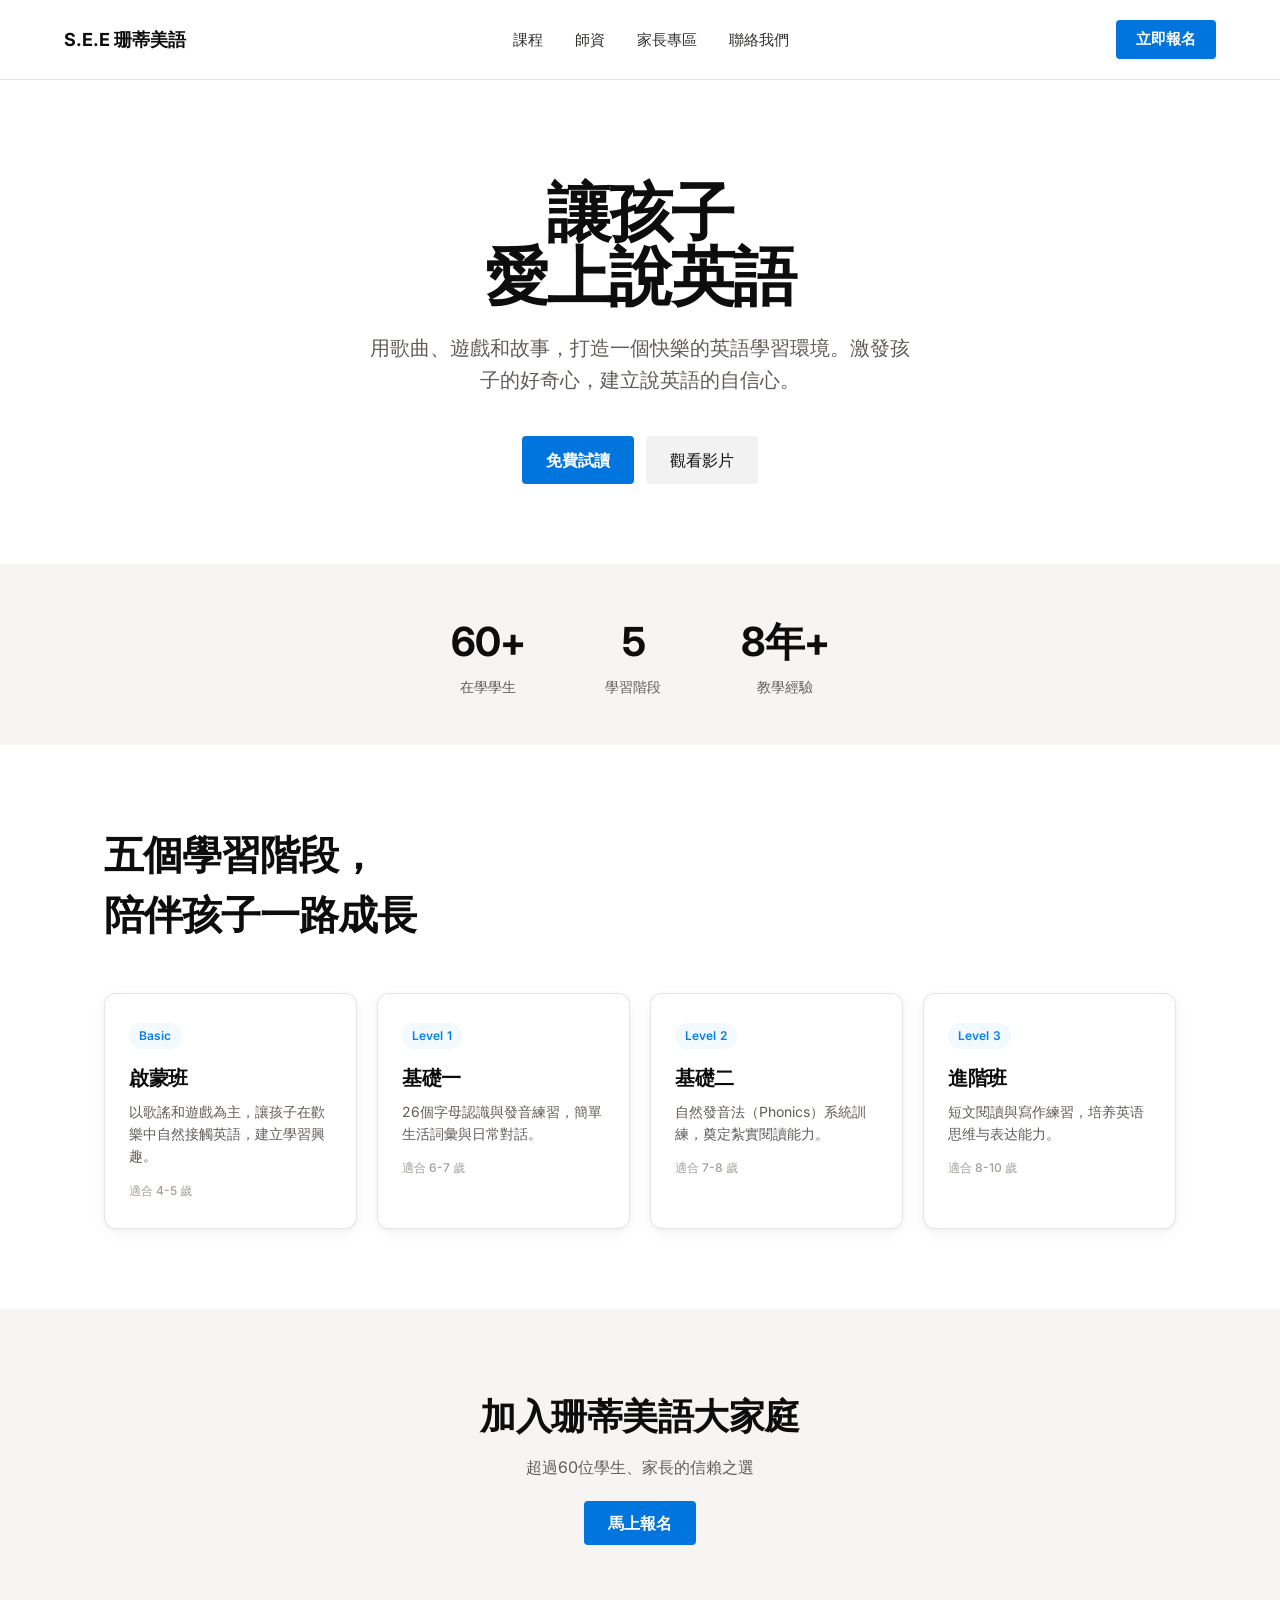
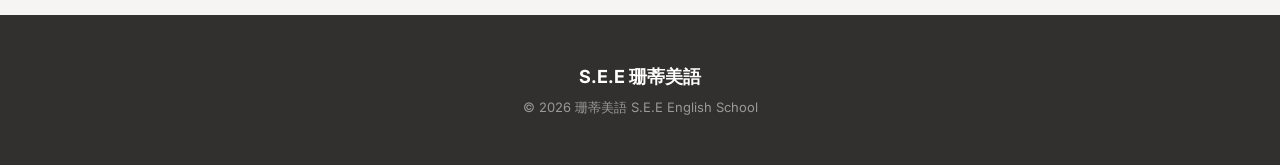
<file: previews/3_notion_see_landing.html>
<!DOCTYPE html>
<html lang="zh-TW">
<head>
  <meta charset="UTF-8">
  <meta name="viewport" content="width=device-width, initial-scale=1.0">
  <title>珊蒂美語 S.E.E — 讓孩子愛上英語</title>
  <link href="https://fonts.googleapis.com/css2?family=Inter:wght@300;400;500;600;700&display=swap" rel="stylesheet">
  <style>
    :root {
      --white: #ffffff;
      --warm-white: #f6f5f4;
      --notion-black: rgba(0,0,0,0.95);
      --notion-blue: #0075de;
      --notion-blue-active: #005bab;
      --warm-dark: #31302e;
      --warm-gray: #615d59;
      --warm-gray-light: #a39e98;
      --border: rgba(0,0,0,0.1);
      --card-shadow: rgba(0,0,0,0.04) 0px 4px 18px, rgba(0,0,0,0.027) 0px 2.025px 7.85px, rgba(0,0,0,0.02) 0px 0.8px 2.93px;
    }
    * { margin: 0; padding: 0; box-sizing: border-box; }
    body {
      font-family: 'Inter', system-ui, sans-serif;
      color: var(--notion-black);
      background: var(--white);
      line-height: 1.5;
    }
    /* NAV */
    nav {
      display: flex;
      align-items: center;
      justify-content: space-between;
      padding: 20px 64px;
      border-bottom: 1px solid var(--border);
    }
    .nav-logo {
      font-size: 18px;
      font-weight: 700;
      color: var(--notion-black);
    }
    .nav-links {
      display: flex;
      gap: 32px;
      list-style: none;
    }
    .nav-links a {
      color: var(--warm-dark);
      text-decoration: none;
      font-size: 15px;
      font-weight: 500;
    }
    .nav-cta {
      background: var(--notion-blue);
      color: var(--white);
      padding: 8px 20px;
      border-radius: 4px;
      text-decoration: none;
      font-size: 15px;
      font-weight: 600;
    }
    /* HERO */
    .hero {
      max-width: 1200px;
      margin: 0 auto;
      padding: 100px 64px 80px;
      text-align: center;
    }
    .hero h1 {
      font-size: 64px;
      font-weight: 700;
      line-height: 1.0;
      letter-spacing: -2px;
      color: var(--notion-black);
      margin-bottom: 24px;
    }
    .hero p {
      font-size: 20px;
      font-weight: 400;
      color: var(--warm-gray);
      max-width: 540px;
      margin: 0 auto 40px;
      line-height: 1.6;
    }
    .hero-btns { display: flex; gap: 12px; justify-content: center; }
    .btn-blue {
      background: var(--notion-blue);
      color: var(--white);
      padding: 12px 24px;
      border-radius: 4px;
      text-decoration: none;
      font-size: 16px;
      font-weight: 600;
    }
    .btn-ghost {
      background: rgba(0,0,0,0.05);
      color: var(--notion-black);
      padding: 12px 24px;
      border-radius: 4px;
      text-decoration: none;
      font-size: 16px;
      font-weight: 500;
    }
    /* STATS */
    .stats {
      background: var(--warm-white);
      padding: 48px 64px;
      display: flex;
      justify-content: center;
      gap: 80px;
    }
    .stat-item { text-align: center; }
    .stat-num {
      font-size: 40px;
      font-weight: 700;
      color: var(--notion-black);
      letter-spacing: -1px;
    }
    .stat-label {
      font-size: 14px;
      color: var(--warm-gray);
      margin-top: 4px;
    }
    /* LEVELS */
    .levels {
      padding: 80px 64px;
      max-width: 1200px;
      margin: 0 auto;
    }
    .levels h2 {
      font-size: 40px;
      font-weight: 700;
      letter-spacing: -1px;
      margin-bottom: 48px;
    }
    .level-grid {
      display: grid;
      grid-template-columns: repeat(4, 1fr);
      gap: 20px;
    }
    .level-card {
      background: var(--white);
      border: 1px solid var(--border);
      border-radius: 12px;
      padding: 28px 24px;
      box-shadow: var(--card-shadow);
    }
    .level-card .tag {
      display: inline-block;
      background: #f2f9ff;
      color: #097fe8;
      font-size: 12px;
      font-weight: 600;
      padding: 4px 10px;
      border-radius: 9999px;
      margin-bottom: 14px;
      letter-spacing: 0.1px;
    }
    .level-card h3 {
      font-size: 20px;
      font-weight: 700;
      margin-bottom: 8px;
      letter-spacing: -0.3px;
    }
    .level-card p {
      font-size: 14px;
      color: var(--warm-gray);
      line-height: 1.6;
    }
    .level-card .age {
      margin-top: 14px;
      font-size: 12px;
      font-weight: 500;
      color: var(--warm-gray-light);
    }
    /* CTA */
    .cta-section {
      background: var(--warm-white);
      padding: 80px 64px;
      text-align: center;
    }
    .cta-section h2 {
      font-size: 36px;
      font-weight: 700;
      letter-spacing: -0.5px;
      margin-bottom: 12px;
    }
    .cta-section p {
      font-size: 16px;
      color: var(--warm-gray);
      margin-bottom: 32px;
    }
    /* FOOTER */
    footer {
      background: var(--warm-dark);
      color: var(--white);
      padding: 48px 64px;
      text-align: center;
    }
    footer .brand { font-size: 18px; font-weight: 700; margin-bottom: 8px; }
    footer p { font-size: 13px; opacity: 0.5; }
  </style>
</head>
<body>
  <nav>
    <div class="nav-logo">S.E.E 珊蒂美語</div>
    <ul class="nav-links">
      <li><a href="#">課程</a></li>
      <li><a href="#">師資</a></li>
      <li><a href="#">家長專區</a></li>
      <li><a href="#">聯絡我們</a></li>
    </ul>
    <a href="#" class="nav-cta">立即報名</a>
  </nav>

  <section class="hero">
    <h1>讓孩子<br>愛上說英語</h1>
    <p>用歌曲、遊戲和故事，打造一個快樂的英語學習環境。激發孩子的好奇心，建立說英語的自信心。</p>
    <div class="hero-btns">
      <a href="#" class="btn-blue">免費試讀</a>
      <a href="#" class="btn-ghost">觀看影片</a>
    </div>
  </section>

  <div class="stats">
    <div class="stat-item">
      <div class="stat-num">60+</div>
      <div class="stat-label">在學學生</div>
    </div>
    <div class="stat-item">
      <div class="stat-num">5</div>
      <div class="stat-label">學習階段</div>
    </div>
    <div class="stat-item">
      <div class="stat-num">8年+</div>
      <div class="stat-label">教學經驗</div>
    </div>
  </div>

  <section class="levels">
    <h2>五個學習階段，<br>陪伴孩子一路成長</h2>
    <div class="level-grid">
      <div class="level-card">
        <span class="tag">Basic</span>
        <h3>啟蒙班</h3>
        <p>以歌謠和遊戲為主，讓孩子在歡樂中自然接觸英語，建立學習興趣。</p>
        <div class="age">適合 4-5 歲</div>
      </div>
      <div class="level-card">
        <span class="tag">Level 1</span>
        <h3>基礎一</h3>
        <p>26個字母認識與發音練習，簡單生活詞彙與日常對話。</p>
        <div class="age">適合 6-7 歲</div>
      </div>
      <div class="level-card">
        <span class="tag">Level 2</span>
        <h3>基礎二</h3>
        <p>自然發音法（Phonics）系統訓練，奠定紮實閱讀能力。</p>
        <div class="age">適合 7-8 歲</div>
      </div>
      <div class="level-card">
        <span class="tag">Level 3</span>
        <h3>進階班</h3>
        <p>短文閱讀與寫作練習，培养英语思维与表达能力。</p>
        <div class="age">適合 8-10 歲</div>
      </div>
    </div>
  </section>

  <section class="cta-section">
    <h2>加入珊蒂美語大家庭</h2>
    <p>超過60位學生、家長的信賴之選</p>
    <a href="#" class="btn-blue">馬上報名</a>
  </section>

  <footer>
    <div class="brand">S.E.E 珊蒂美語</div>
    <p>© 2026 珊蒂美語 S.E.E English School</p>
  </footer>
</body>
</html>
</file>
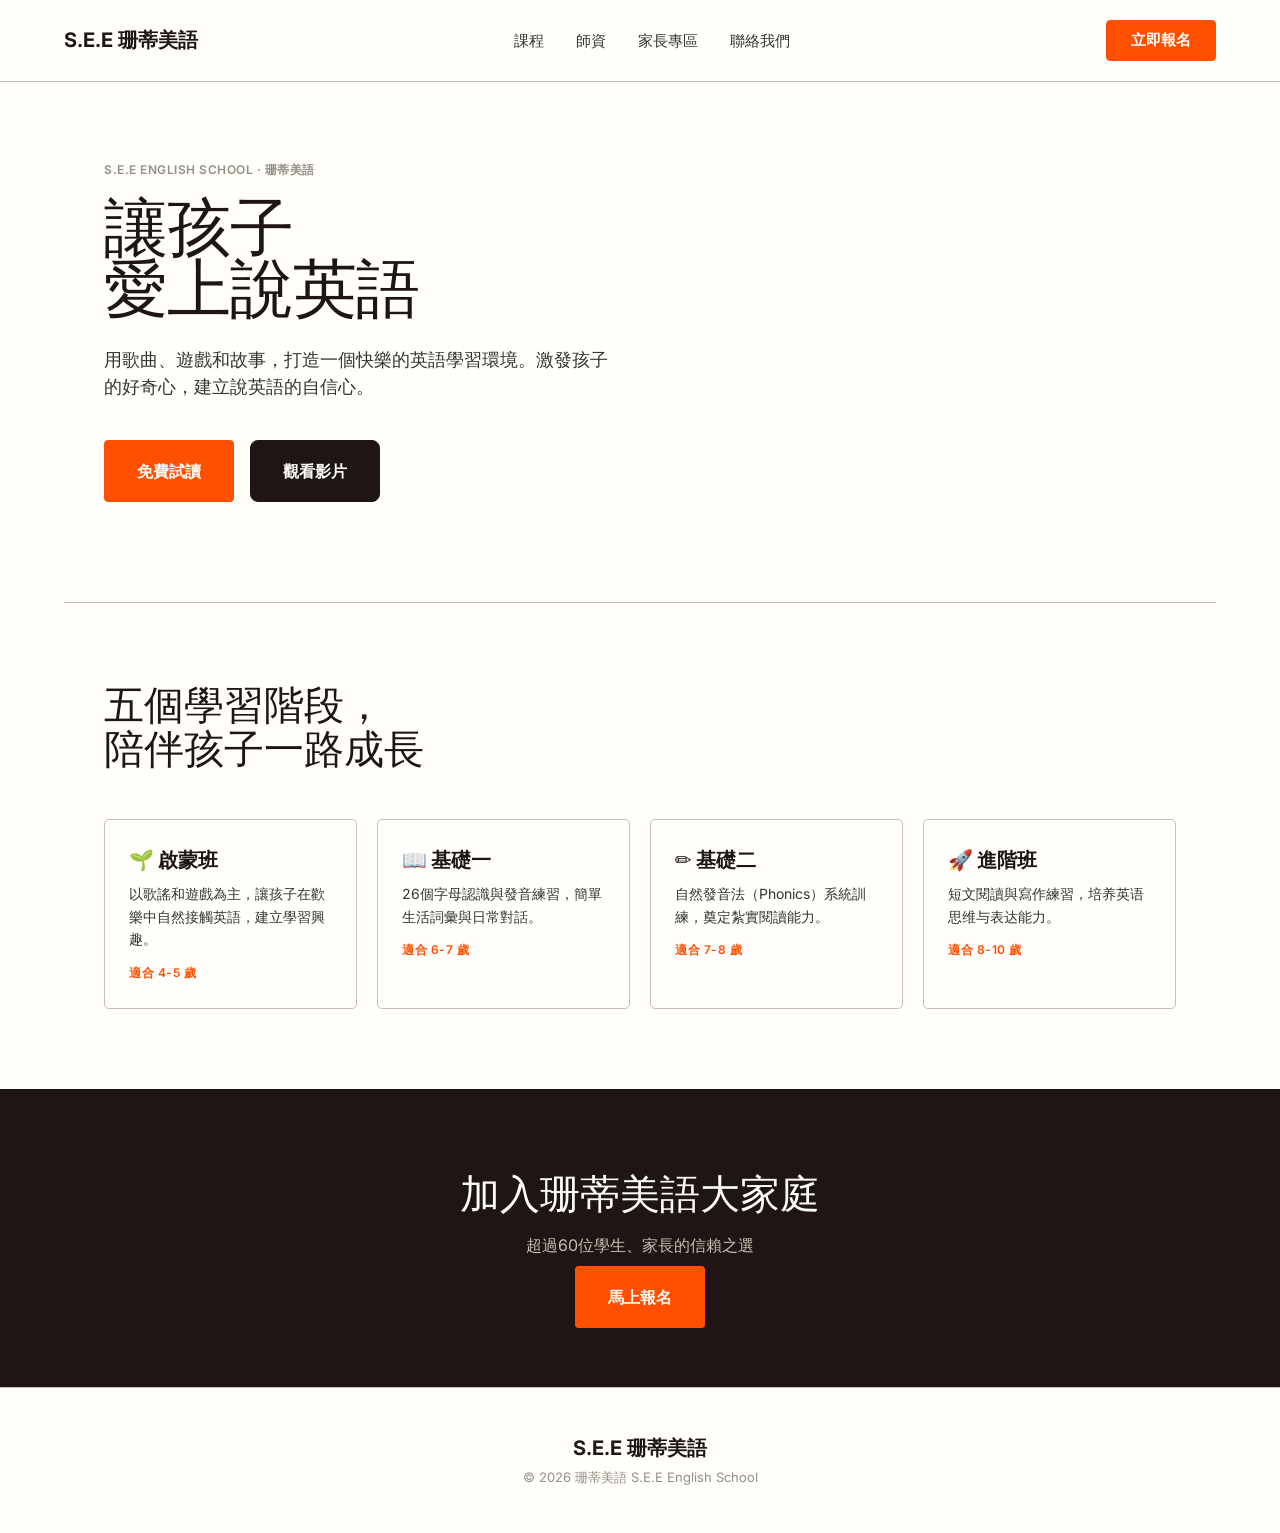
<file: previews/4_zapier_see_landing.html>
<!DOCTYPE html>
<html lang="zh-TW">
<head>
  <meta charset="UTF-8">
  <meta name="viewport" content="width=device-width, initial-scale=1.0">
  <title>珊蒂美語 S.E.E — 讓孩子愛上英語</title>
  <link href="https://fonts.googleapis.com/css2?family=Inter:wght@300;400;500;600;700&display=swap" rel="stylesheet">
  <style>
    :root {
      --cream: #fffefb;
      --black: #201515;
      --orange: #ff4f00;
      --dark-charcoal: #36342e;
      --warm-gray: #939084;
      --sand: #c5c0b1;
      --light-sand: #eceae3;
    }
    * { margin: 0; padding: 0; box-sizing: border-box; }
    body {
      font-family: 'Inter', system-ui, sans-serif;
      color: var(--dark-charcoal);
      background: var(--cream);
      line-height: 1.25;
    }
    /* NAV */
    nav {
      display: flex;
      align-items: center;
      justify-content: space-between;
      padding: 20px 64px;
      border-bottom: 1px solid var(--sand);
    }
    .nav-logo {
      font-size: 20px;
      font-weight: 700;
      color: var(--black);
    }
    .nav-links {
      display: flex;
      gap: 32px;
      list-style: none;
    }
    .nav-links a {
      color: var(--dark-charcoal);
      text-decoration: none;
      font-size: 15px;
      font-weight: 500;
    }
    .nav-cta {
      background: var(--orange);
      color: var(--cream);
      padding: 10px 24px;
      border-radius: 4px;
      border: 1px solid var(--orange);
      text-decoration: none;
      font-size: 15px;
      font-weight: 600;
    }
    /* HERO */
    .hero {
      padding: 80px 64px 100px;
      max-width: 1200px;
      margin: 0 auto;
    }
    .section-label {
      font-size: 12px;
      font-weight: 600;
      text-transform: uppercase;
      letter-spacing: 0.5px;
      color: var(--warm-gray);
      margin-bottom: 20px;
    }
    .hero h1 {
      font-size: 64px;
      font-weight: 500;
      line-height: 0.95;
      color: var(--black);
      margin-bottom: 28px;
      letter-spacing: -1px;
    }
    .hero p {
      font-size: 18px;
      color: var(--dark-charcoal);
      max-width: 520px;
      margin-bottom: 40px;
      line-height: 1.5;
    }
    .hero-btns { display: flex; gap: 16px; }
    .btn-orange {
      background: var(--orange);
      color: var(--cream);
      padding: 20px 32px;
      border-radius: 4px;
      border: 1px solid var(--orange);
      text-decoration: none;
      font-size: 16px;
      font-weight: 600;
    }
    .btn-dark {
      background: var(--black);
      color: var(--cream);
      padding: 20px 32px;
      border-radius: 8px;
      border: 1px solid var(--black);
      text-decoration: none;
      font-size: 16px;
      font-weight: 600;
      transition: background 0.2s;
    }
    /* DIVIDER */
    .divider {
      border: none;
      border-top: 1px solid var(--sand);
      margin: 0 64px;
    }
    /* LEVELS */
    .levels {
      padding: 80px 64px;
      max-width: 1200px;
      margin: 0 auto;
    }
    .levels h2 {
      font-size: 40px;
      font-weight: 500;
      color: var(--black);
      margin-bottom: 48px;
      line-height: 1.1;
    }
    .level-grid {
      display: grid;
      grid-template-columns: repeat(4, 1fr);
      gap: 20px;
    }
    .level-card {
      background: var(--cream);
      border: 1px solid var(--sand);
      border-radius: 5px;
      padding: 28px 24px;
    }
    .level-card h3 {
      font-size: 20px;
      font-weight: 600;
      color: var(--black);
      letter-spacing: -0.3px;
      margin-bottom: 10px;
    }
    .level-card p {
      font-size: 14px;
      color: var(--dark-charcoal);
      line-height: 1.6;
    }
    .level-card .age {
      margin-top: 14px;
      font-size: 12px;
      font-weight: 600;
      color: var(--orange);
      text-transform: uppercase;
      letter-spacing: 0.5px;
    }
    /* CTA */
    .cta-section {
      background: var(--black);
      padding: 80px 64px;
      text-align: center;
    }
    .cta-section h2 {
      font-size: 40px;
      font-weight: 500;
      color: var(--cream);
      margin-bottom: 16px;
    }
    .cta-section p {
      font-size: 16px;
      color: var(--sand);
      margin-bottom: 32px;
    }
    /* FOOTER */
    footer {
      background: var(--cream);
      border-top: 1px solid var(--sand);
      padding: 48px;
      text-align: center;
    }
    footer .brand { font-size: 20px; font-weight: 700; color: var(--black); margin-bottom: 8px; }
    footer p { font-size: 13px; color: var(--warm-gray); }
  </style>
</head>
<body>
  <nav>
    <div class="nav-logo">S.E.E 珊蒂美語</div>
    <ul class="nav-links">
      <li><a href="#">課程</a></li>
      <li><a href="#">師資</a></li>
      <li><a href="#">家長專區</a></li>
      <li><a href="#">聯絡我們</a></li>
    </ul>
    <a href="#" class="nav-cta">立即報名</a>
  </nav>

  <section class="hero">
    <div class="section-label">S.E.E English School · 珊蒂美語</div>
    <h1>讓孩子<br>愛上說英語</h1>
    <p>用歌曲、遊戲和故事，打造一個快樂的英語學習環境。激發孩子的好奇心，建立說英語的自信心。</p>
    <div class="hero-btns">
      <a href="#" class="btn-orange">免費試讀</a>
      <a href="#" class="btn-dark">觀看影片</a>
    </div>
  </section>

  <hr class="divider">

  <section class="levels">
    <h2>五個學習階段，<br>陪伴孩子一路成長</h2>
    <div class="level-grid">
      <div class="level-card">
        <h3>🌱 啟蒙班</h3>
        <p>以歌謠和遊戲為主，讓孩子在歡樂中自然接觸英語，建立學習興趣。</p>
        <div class="age">適合 4-5 歲</div>
      </div>
      <div class="level-card">
        <h3>📖 基礎一</h3>
        <p>26個字母認識與發音練習，簡單生活詞彙與日常對話。</p>
        <div class="age">適合 6-7 歲</div>
      </div>
      <div class="level-card">
        <h3>✏️ 基礎二</h3>
        <p>自然發音法（Phonics）系統訓練，奠定紮實閱讀能力。</p>
        <div class="age">適合 7-8 歲</div>
      </div>
      <div class="level-card">
        <h3>🚀 進階班</h3>
        <p>短文閱讀與寫作練習，培养英语思维与表达能力。</p>
        <div class="age">適合 8-10 歲</div>
      </div>
    </div>
  </section>

  <section class="cta-section">
    <h2>加入珊蒂美語大家庭</h2>
    <p>超過60位學生、家長的信賴之選</p>
    <a href="#" class="btn-orange">馬上報名</a>
  </section>

  <footer>
    <div class="brand">S.E.E 珊蒂美語</div>
    <p>© 2026 珊蒂美語 S.E.E English School</p>
  </footer>
</body>
</html>
</file>
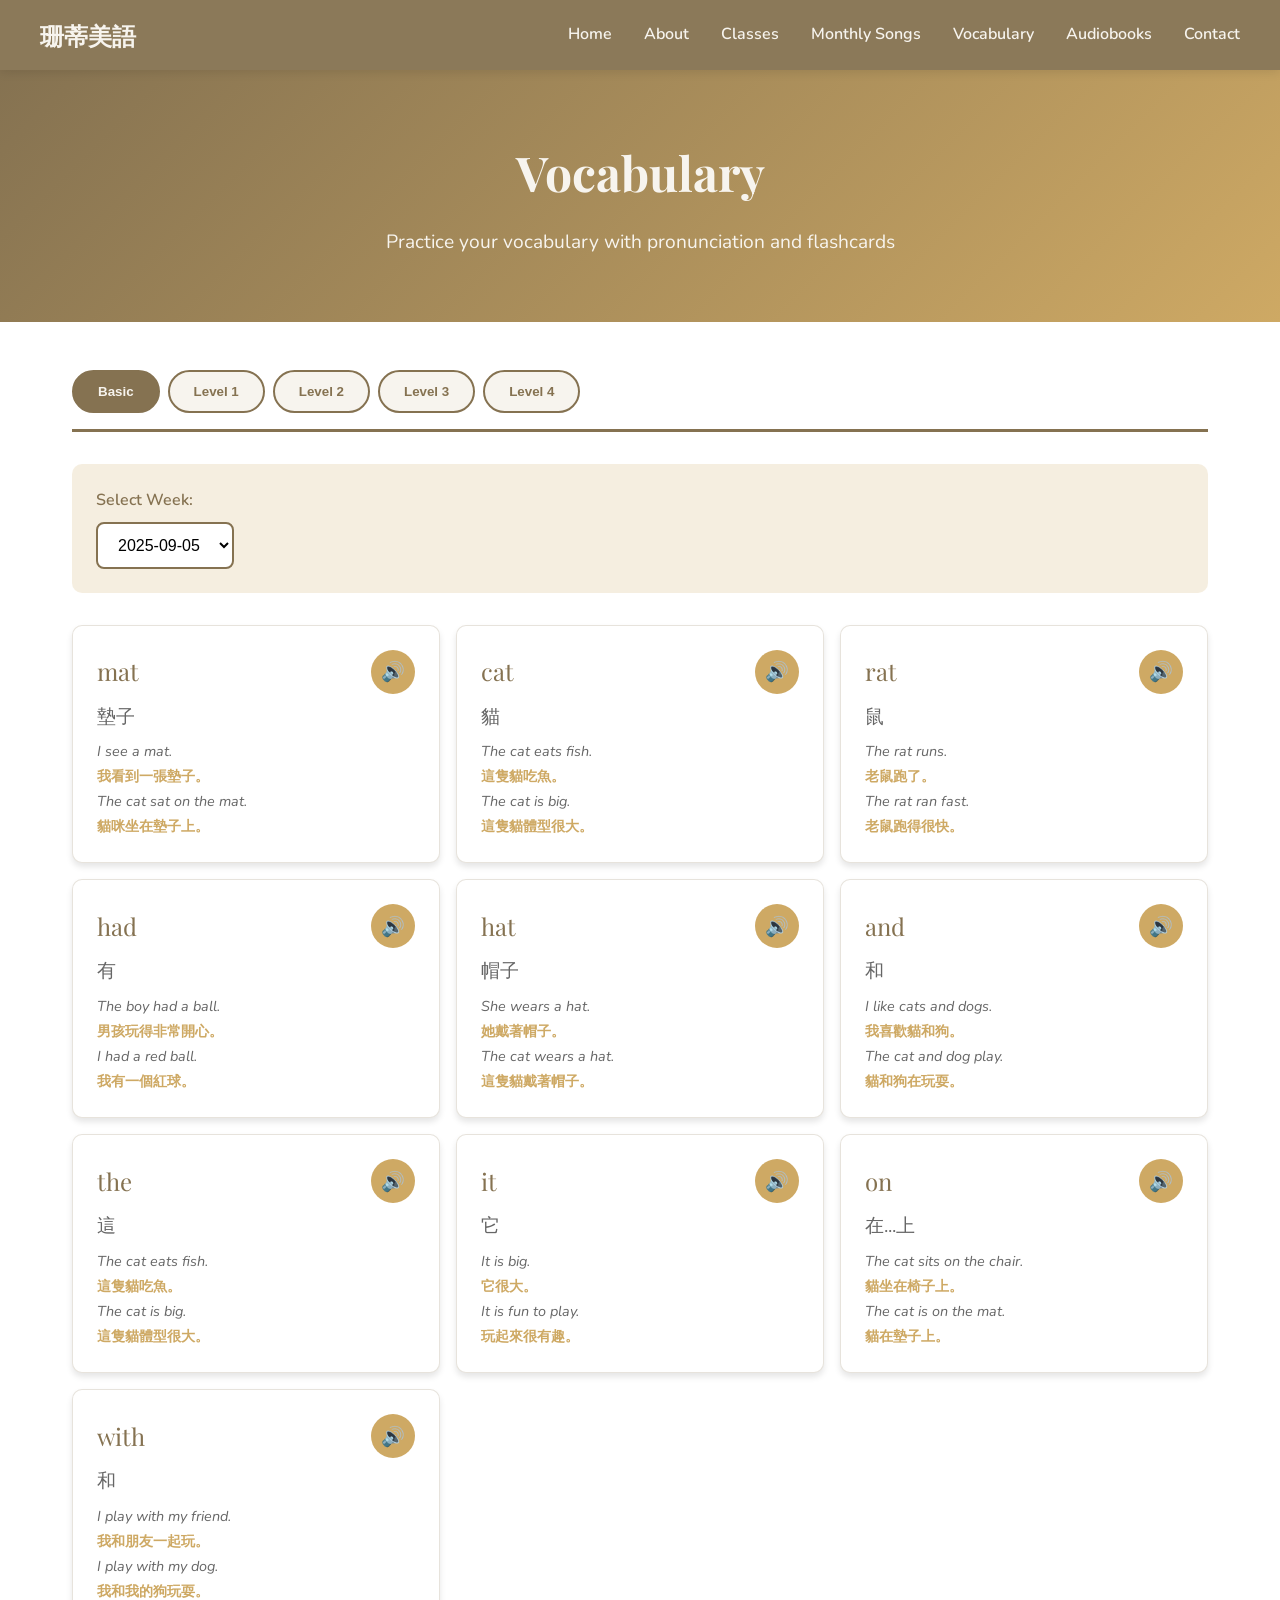
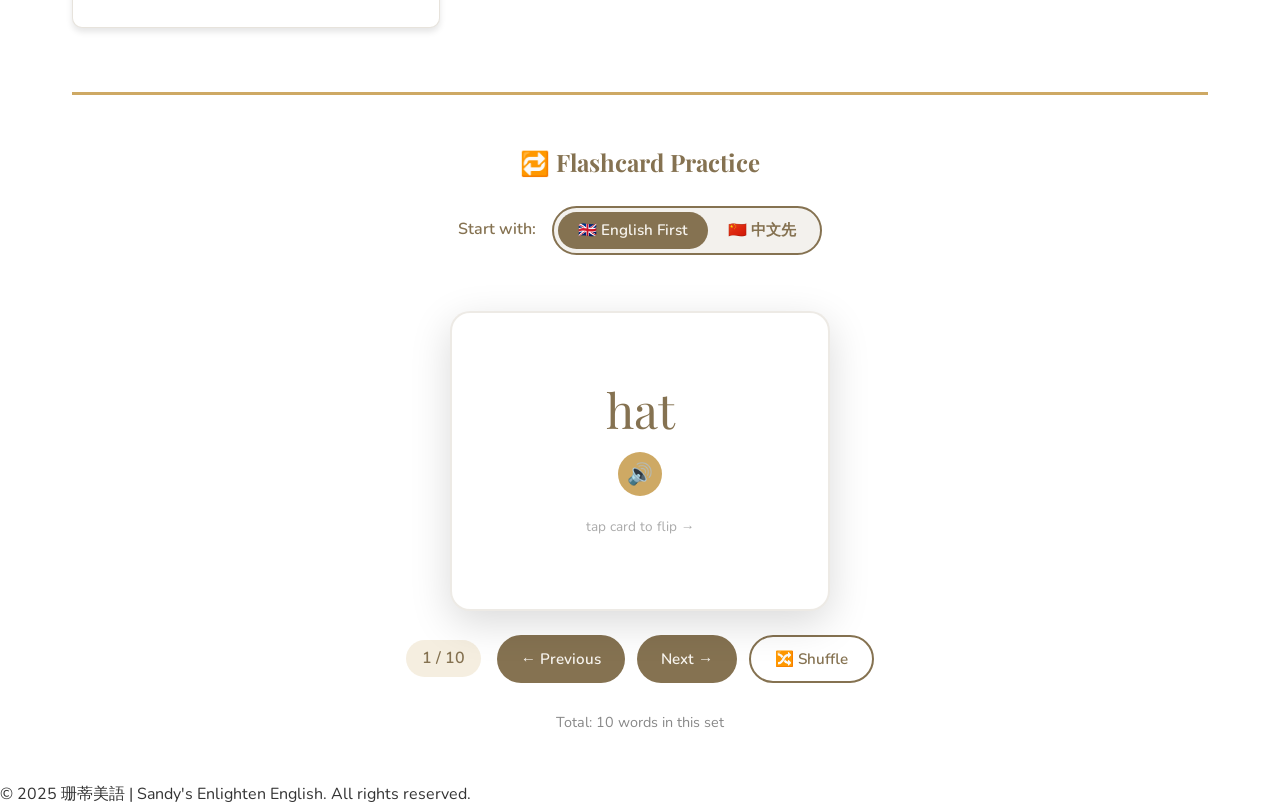
<file: previews/vocabulary-fixed.html>
<!DOCTYPE html>
<html lang="en">
<head>
    <meta charset="UTF-8">
    <meta name="viewport" content="width=device-width, initial-scale=1.0">
    <title>Vocabulary - 珊蒂美語 | Sandy's Enlighten English</title>
    <link href="https://fonts.googleapis.com/css2?family=Playfair+Display:wght@400;600;700&family=Nunito:wght@400;600;700&display=swap" rel="stylesheet">
    <style>
        * { margin: 0; padding: 0; box-sizing: border-box; }
        body { font-family: 'Nunito', sans-serif; color: #333; line-height: 1.6; min-height: 100vh; position: relative; }
        .background-layer { position: fixed; top: 0; left: 0; width: 100%; height: 100%; background: url('images/background.png') center/cover no-repeat; opacity: 0.15; z-index: -1; }
        nav { background: rgba(133, 114, 81, 0.95); padding: 1rem 2rem; position: sticky; top: 0; z-index: 100; box-shadow: 0 2px 10px rgba(0,0,0,0.1); }
        .nav-container { max-width: 1200px; margin: 0 auto; display: flex; justify-content: space-between; align-items: center; }
        .logo { font-family: 'Playfair Display', serif; font-size: 1.5rem; color: #F7F4EE; text-decoration: none; font-weight: 700; }
        .nav-links { display: flex; list-style: none; gap: 2rem; }
        .nav-links a { color: #F7F4EE; text-decoration: none; font-weight: 600; transition: color 0.3s; }
        .nav-links a:hover { color: #CEA964; }
        .hamburger { display: none; flex-direction: column; cursor: pointer; }
        .hamburger span { width: 25px; height: 3px; background: #F7F4EE; margin: 3px 0; transition: 0.3s; }
        .page-header { background: linear-gradient(135deg, #857251 0%, #CEA964 100%); color: #F7F4EE; padding: 4rem 2rem; text-align: center; }
        .page-header h1 { font-family: 'Playfair Display', serif; font-size: 3rem; margin-bottom: 1rem; }
        .page-header p { font-size: 1.2rem; max-width: 600px; margin: 0 auto; }
        .container { max-width: 1200px; margin: 0 auto; padding: 3rem 2rem; }
        .level-tabs { display: flex; flex-wrap: wrap; gap: 0.5rem; margin-bottom: 2rem; border-bottom: 3px solid #857251; padding-bottom: 1rem; }
        .level-tab { padding: 0.75rem 1.5rem; background: #F7F4EE; border: 2px solid #857251; border-radius: 25px; cursor: pointer; font-weight: 600; color: #857251; transition: all 0.3s; }
        .level-tab:hover { background: #857251; color: #F7F4EE; }
        .level-tab.active { background: #857251; color: #F7F4EE; }
        .level-content { display: none; }
        .level-content.active { display: block; }
        .controls { display: flex; flex-wrap: wrap; gap: 1rem; margin-bottom: 2rem; padding: 1.5rem; background: rgba(206, 169, 100, 0.2); border-radius: 10px; align-items: flex-end; }
        .control-group { display: flex; flex-direction: column; gap: 0.5rem; }
        .control-group label { font-weight: 600; color: #857251; }
        select { padding: 0.75rem 1rem; border: 2px solid #857251; border-radius: 8px; font-size: 1rem; background: white; cursor: pointer; }
        .vocab-grid { display: grid; grid-template-columns: repeat(auto-fill, minmax(300px, 1fr)); gap: 1rem; margin-bottom: 3rem; }
        .vocab-card { background: white; border-radius: 10px; padding: 1.5rem; box-shadow: 0 4px 6px rgba(0,0,0,0.1); border: 1px solid rgba(133, 114, 81, 0.2); }
        .vocab-header { display: flex; justify-content: space-between; align-items: center; margin-bottom: 0.5rem; }
        .vocab-word { font-family: 'Playfair Display', serif; font-size: 1.5rem; color: #857251; }
        .vocab-chinese { color: #666; font-size: 1.2rem; margin-bottom: 0.5rem; }
        .vocab-example { font-size: 0.9rem; margin-top: 2px; }
        .vocab-example.en { color: #666; font-style: italic; }
        .vocab-example.zh { color: #CEA964; font-style: normal; font-weight: 600; }
        .pronounce-btn { background: #CEA964; color: white; border: none; width: 44px; height: 44px; border-radius: 50%; cursor: pointer; font-size: 1.2rem; display: flex; align-items: center; justify-content: center; transition: background 0.3s; }
        .pronounce-btn:hover { background: #857251; }
        .loading { text-align: center; padding: 2rem; color: #857251; font-size: 1.2rem; }

        /* ===== FLASH CARD SECTION ===== */
        .flashcard-section { margin-top: 4rem; padding-top: 3rem; border-top: 3px solid #CEA964; }
        .flashcard-section h2 { font-family: 'Playfair Display', serif; color: #857251; margin-bottom: 1.5rem; text-align: center; }

        /* Mode selector */
        .flashcard-mode-bar {
            display: flex; justify-content: center; align-items: center; gap: 1rem;
            margin-bottom: 2rem; flex-wrap: wrap;
        }
        .mode-label { font-weight: 600; color: #857251; }
        .mode-toggle {
            display: flex; background: rgba(133,114,81,0.1); border-radius: 30px; padding: 4px;
            border: 2px solid #857251;
        }
        .mode-btn {
            padding: 8px 20px; border-radius: 26px; border: none; cursor: pointer;
            font-family: 'Nunito', sans-serif; font-weight: 600; font-size: 0.95rem;
            transition: all 0.25s; background: transparent; color: #857251;
        }
        .mode-btn.active {
            background: #857251; color: #F7F4EE;
        }
        .mode-btn:hover:not(.active) { background: rgba(133,114,81,0.15); }

        /* Flashcard container */
        .flashcard-wrapper {
            display: flex; flex-direction: column; align-items: center; gap: 1.5rem;
        }

        /* The actual card */
        .flashcard {
            width: 380px; min-height: 300px;
            background: white;
            border-radius: 20px;
            box-shadow: 0 12px 40px rgba(0,0,0,0.15);
            cursor: pointer;
            transition: transform 0.4s cubic-bezier(0.4, 0, 0.2, 1), box-shadow 0.3s;
            position: relative;
            display: flex; flex-direction: column;
            align-items: center; justify-content: center;
            padding: 2rem;
            text-align: center;
            border: 2px solid rgba(133,114,81,0.15);
            user-select: none;
            transform-style: preserve-3d;
        }
        .flashcard:hover { transform: translateY(-6px); }
        .flashcard.flipped { transform: rotateY(180deg); }
        .flashcard.flipped:hover { transform: rotateY(180deg) translateY(-6px); }

        /* Card inner — front and back */
        .card-front, .card-back {
            display: flex; flex-direction: column; align-items: center; justify-content: center;
            width: 100%; height: 100%;
            position: absolute; top: 0; left: 0;
            gap: 8px;
            backface-visibility: hidden;
        }
        .card-front {
            /* front faces forward normally */
        }
        .card-back {
            /* back starts already rotated 180deg so it's hidden when parent is not flipped */
            transform: rotateY(180deg);
        }
        .flashcard.flipped .card-front { visibility: hidden; }
        .flashcard.flipped .card-back { visibility: visible; }

        /* Front of card */
        .card-front-word {
            font-family: 'Playfair Display', serif;
            font-size: 3rem; color: #857251;
            line-height: 1.1;
        }
        .card-front-pronounce {
            background: #CEA964; color: white; border: none;
            width: 44px; height: 44px; border-radius: 50%;
            cursor: pointer; font-size: 1.3rem;
            display: flex; align-items: center; justify-content: center;
            transition: background 0.2s; margin-top: 8px;
        }
        .card-front-pronounce:hover { background: #857251; }
        .card-front-hint {
            margin-top: 12px; font-size: 0.85rem; color: #aaa;
        }

        /* Back of card */
        #card-back-content { width: 100%; }
        .card-back-chinese {
            font-size: 2.4rem; color: #857251; font-weight: 700;
            line-height: 1.2; margin-bottom: 2px;
        }
        .card-back-divider {
            width: 60px; height: 2px; background: #CEA964; margin: 4px auto;
        }
        .card-back-pair { margin-top: 6px; text-align: left; width: 100%; }
        .card-back-en {
            font-size: 0.95rem; color: #555; font-style: italic; line-height: 1.3;
        }
        .card-back-zh {
            font-size: 0.9rem; color: #CEA964; font-weight: 600; line-height: 1.3;
            margin-top: 1px;
        }
        .card-back-pronounce {
            background: #857251; color: white; border: none;
            width: 36px; height: 36px; border-radius: 50%;
            cursor: pointer; font-size: 1.1rem;
            display: flex; align-items: center; justify-content: center;
            margin-top: 8px; transition: background 0.2s;
        }
        .card-back-pronounce:hover { background: #CEA964; }

        /* Progress + Controls */
        .flashcard-meta {
            display: flex; align-items: center; justify-content: center;
            gap: 1rem; flex-wrap: wrap;
        }
        .flashcard-progress {
            font-size: 1rem; font-weight: 600; color: #857251;
            background: rgba(206,169,100,0.2); padding: 6px 16px;
            border-radius: 20px;
        }
        .flashcard-controls { display: flex; gap: 0.75rem; }
        .flashcard-btn {
            padding: 0.75rem 1.5rem; background: #857251; color: #F7F4EE;
            border: none; border-radius: 25px; cursor: pointer;
            font-family: 'Nunito', sans-serif; font-weight: 600;
            font-size: 0.95rem; transition: background 0.2s;
        }
        .flashcard-btn:hover { background: #CEA964; }
        .flashcard-btn.shuffle {
            background: transparent; color: #857251;
            border: 2px solid #857251;
        }
        .flashcard-btn.shuffle:hover { background: #857251; color: #F7F4EE; }
        .flashcard-total {
            font-size: 0.9rem; color: #888; text-align: center; margin-top: 4px;
        }

        /* Tap hint on mobile */
        .tap-hint {
            font-size: 0.8rem; color: #aaa; text-align: center;
            margin-top: 4px;
        }

        @media (max-width: 768px) {
            .nav-links { display: none; position: absolute; top: 100%; left: 0; width: 100%; background: rgba(133, 114, 81, 0.98); flex-direction: column; padding: 1rem; gap: 1rem; }
            .nav-links.active { display: flex; }
            .hamburger { display: flex; }
            .page-header h1 { font-size: 2rem; }
            .vocab-grid { grid-template-columns: 1fr; }
            .flashcard { width: 320px; min-height: 260px; }
            .card-front-word { font-size: 2.2rem; }
            .card-back-chinese { font-size: 2rem; }
            .flashcard-btn { padding: 0.6rem 1.2rem; font-size: 0.9rem; }
        }
    </style>
</head>
<body>
    <div class="background-layer"></div>
    <nav>
        <div class="nav-container">
            <a href="index.html" class="logo">珊蒂美語</a>
            <ul class="nav-links" id="navLinks">
                <li><a href="index.html">Home</a></li>
                <li><a href="index.html#about">About</a></li>
                <li><a href="index.html#classes">Classes</a></li>
                <li><a href="songs.html">Monthly Songs</a></li>
                <li><a href="vocabulary.html">Vocabulary</a></li>
                <li><a href="audiobooks.html">Audiobooks</a></li>
                <li><a href="index.html#contact">Contact</a></li>
            </ul>
            <div class="hamburger" onclick="toggleNav()"><span></span><span></span><span></span></div>
        </div>
    </nav>
    <header class="page-header">
        <h1>Vocabulary</h1>
        <p>Practice your vocabulary with pronunciation and flashcards</p>
    </header>
    <main class="container">
        <div class="level-tabs">
            <button class="level-tab active" onclick="showLevel('basic')">Basic</button>
            <button class="level-tab" onclick="showLevel('level1')">Level 1</button>
            <button class="level-tab" onclick="showLevel('level2')">Level 2</button>
            <button class="level-tab" onclick="showLevel('level3')">Level 3</button>
            <button class="level-tab" onclick="showLevel('level4')">Level 4</button>
        </div>

        <!-- Basic Level -->
        <div id="basic" class="level-content active">
            <div class="controls">
                <div class="control-group">
                    <label for="basicWeek">Select Week:</label>
                    <select id="basicWeek" onchange="loadVocab('basic')"></select>
                </div>
            </div>
            <div id="basicVocab" class="vocab-grid"><div class="loading">Loading...</div></div>
            <!-- FLASHCARD -->
            <div class="flashcard-section">
                <h2>🔁 Flashcard Practice</h2>
                <div class="flashcard-wrapper">
                    <div class="flashcard-mode-bar">
                        <span class="mode-label">Start with:</span>
                        <div class="mode-toggle">
                            <button class="mode-btn active" id="basic-mode-en" onclick="setMode('basic','en')">🇬🇧 English First</button>
                            <button class="mode-btn" id="basic-mode-zh" onclick="setMode('basic','zh')">🇨🇳 中文先</button>
                        </div>
                    </div>
                    <div class="flashcard" id="basicFlashcard" onclick="flipCard('basic')">
                        <div class="card-front">
                            <div class="card-front-word" id="basic-front-word">Click to Start</div>
                            <button class="card-front-pronounce" id="basic-front-sound" onclick="event.stopPropagation(); pronounceCurrent('basic')">🔊</button>
                            <div class="card-front-hint">tap card to flip →</div>
                        </div>
                        <div class="card-back">
                            <div id="basic-back-content"></div>
                            <button class="card-back-pronounce" onclick="event.stopPropagation(); pronounceCurrent('basic')">🔊</button>
                        </div>
                    </div>
                    <div class="flashcard-meta">
                        <div class="flashcard-progress" id="basic-progress">0 / 0</div>
                        <div class="flashcard-controls">
                            <button class="flashcard-btn" onclick="prevCard('basic')">← Previous</button>
                            <button class="flashcard-btn" onclick="nextCard('basic')">Next →</button>
                            <button class="flashcard-btn shuffle" onclick="shuffleCards('basic')">🔀 Shuffle</button>
                        </div>
                    </div>
                    <div class="flashcard-total" id="basic-total"></div>
                </div>
            </div>
        </div>

        <!-- Level 1 -->
        <div id="level1" class="level-content">
            <div class="controls">
                <div class="control-group">
                    <label for="level1Week">Select Week:</label>
                    <select id="level1Week" onchange="loadVocab('level1')"></select>
                </div>
            </div>
            <div id="level1Vocab" class="vocab-grid"><div class="loading">Loading...</div></div>
            <div class="flashcard-section">
                <h2>🔁 Flashcard Practice</h2>
                <div class="flashcard-wrapper">
                    <div class="flashcard-mode-bar">
                        <span class="mode-label">Start with:</span>
                        <div class="mode-toggle">
                            <button class="mode-btn active" id="level1-mode-en" onclick="setMode('level1','en')">🇬🇧 English First</button>
                            <button class="mode-btn" id="level1-mode-zh" onclick="setMode('level1','zh')">🇨🇳 中文先</button>
                        </div>
                    </div>
                    <div class="flashcard" id="level1Flashcard" onclick="flipCard('level1')">
                        <div class="card-front">
                            <div class="card-front-word" id="level1-front-word">Click to Start</div>
                            <button class="card-front-pronounce" id="level1-front-sound" onclick="event.stopPropagation(); pronounceCurrent('level1')">🔊</button>
                            <div class="card-front-hint">tap card to flip →</div>
                        </div>
                        <div class="card-back">
                            <div id="level1-back-content"></div>
                            <button class="card-back-pronounce" onclick="event.stopPropagation(); pronounceCurrent('level1')">🔊</button>
                        </div>
                    </div>
                    <div class="flashcard-meta">
                        <div class="flashcard-progress" id="level1-progress">0 / 0</div>
                        <div class="flashcard-controls">
                            <button class="flashcard-btn" onclick="prevCard('level1')">← Previous</button>
                            <button class="flashcard-btn" onclick="nextCard('level1')">Next →</button>
                            <button class="flashcard-btn shuffle" onclick="shuffleCards('level1')">🔀 Shuffle</button>
                        </div>
                    </div>
                    <div class="flashcard-total" id="level1-total"></div>
                </div>
            </div>
        </div>

        <!-- Level 2 -->
        <div id="level2" class="level-content">
            <div class="controls">
                <div class="control-group">
                    <label for="level2Week">Select Week:</label>
                    <select id="level2Week" onchange="loadVocab('level2')"></select>
                </div>
            </div>
            <div id="level2Vocab" class="vocab-grid"><div class="loading">Loading...</div></div>
            <div class="flashcard-section">
                <h2>🔁 Flashcard Practice</h2>
                <div class="flashcard-wrapper">
                    <div class="flashcard-mode-bar">
                        <span class="mode-label">Start with:</span>
                        <div class="mode-toggle">
                            <button class="mode-btn active" id="level2-mode-en" onclick="setMode('level2','en')">🇬🇧 English First</button>
                            <button class="mode-btn" id="level2-mode-zh" onclick="setMode('level2','zh')">🇨🇳 中文先</button>
                        </div>
                    </div>
                    <div class="flashcard" id="level2Flashcard" onclick="flipCard('level2')">
                        <div class="card-front">
                            <div class="card-front-word" id="level2-front-word">Click to Start</div>
                            <button class="card-front-pronounce" id="level2-front-sound" onclick="event.stopPropagation(); pronounceCurrent('level2')">🔊</button>
                            <div class="card-front-hint">tap card to flip →</div>
                        </div>
                        <div class="card-back">
                            <div id="level2-back-content"></div>
                            <button class="card-back-pronounce" onclick="event.stopPropagation(); pronounceCurrent('level2')">🔊</button>
                        </div>
                    </div>
                    <div class="flashcard-meta">
                        <div class="flashcard-progress" id="level2-progress">0 / 0</div>
                        <div class="flashcard-controls">
                            <button class="flashcard-btn" onclick="prevCard('level2')">← Previous</button>
                            <button class="flashcard-btn" onclick="nextCard('level2')">Next →</button>
                            <button class="flashcard-btn shuffle" onclick="shuffleCards('level2')">🔀 Shuffle</button>
                        </div>
                    </div>
                    <div class="flashcard-total" id="level2-total"></div>
                </div>
            </div>
        </div>

        <!-- Level 3 -->
        <div id="level3" class="level-content">
            <div class="controls">
                <div class="control-group">
                    <label for="level3Week">Select Week:</label>
                    <select id="level3Week" onchange="loadVocab('level3')"></select>
                </div>
            </div>
            <div id="level3Vocab" class="vocab-grid"><div class="loading">Loading...</div></div>
            <div class="flashcard-section">
                <h2>🔁 Flashcard Practice</h2>
                <div class="flashcard-wrapper">
                    <div class="flashcard-mode-bar">
                        <span class="mode-label">Start with:</span>
                        <div class="mode-toggle">
                            <button class="mode-btn active" id="level3-mode-en" onclick="setMode('level3','en')">🇬🇧 English First</button>
                            <button class="mode-btn" id="level3-mode-zh" onclick="setMode('level3','zh')">🇨🇳 中文先</button>
                        </div>
                    </div>
                    <div class="flashcard" id="level3Flashcard" onclick="flipCard('level3')">
                        <div class="card-front">
                            <div class="card-front-word" id="level3-front-word">Click to Start</div>
                            <button class="card-front-pronounce" id="level3-front-sound" onclick="event.stopPropagation(); pronounceCurrent('level3')">🔊</button>
                            <div class="card-front-hint">tap card to flip →</div>
                        </div>
                        <div class="card-back">
                            <div id="level3-back-content"></div>
                            <button class="card-back-pronounce" onclick="event.stopPropagation(); pronounceCurrent('level3')">🔊</button>
                        </div>
                    </div>
                    <div class="flashcard-meta">
                        <div class="flashcard-progress" id="level3-progress">0 / 0</div>
                        <div class="flashcard-controls">
                            <button class="flashcard-btn" onclick="prevCard('level3')">← Previous</button>
                            <button class="flashcard-btn" onclick="nextCard('level3')">Next →</button>
                            <button class="flashcard-btn shuffle" onclick="shuffleCards('level3')">🔀 Shuffle</button>
                        </div>
                    </div>
                    <div class="flashcard-total" id="level3-total"></div>
                </div>
            </div>
        </div>

        <!-- Level 4 -->
        <div id="level4" class="level-content">
            <div class="controls">
                <div class="control-group">
                    <label for="level4Week">Select Week:</label>
                    <select id="level4Week" onchange="loadVocab('level4')"></select>
                </div>
            </div>
            <div id="level4Vocab" class="vocab-grid"><div class="loading">Loading...</div></div>
            <div class="flashcard-section">
                <h2>🔁 Flashcard Practice</h2>
                <div class="flashcard-wrapper">
                    <div class="flashcard-mode-bar">
                        <span class="mode-label">Start with:</span>
                        <div class="mode-toggle">
                            <button class="mode-btn active" id="level4-mode-en" onclick="setMode('level4','en')">🇬🇧 English First</button>
                            <button class="mode-btn" id="level4-mode-zh" onclick="setMode('level4','zh')">🇨🇳 中文先</button>
                        </div>
                    </div>
                    <div class="flashcard" id="level4Flashcard" onclick="flipCard('level4')">
                        <div class="card-front">
                            <div class="card-front-word" id="level4-front-word">Click to Start</div>
                            <button class="card-front-pronounce" id="level4-front-sound" onclick="event.stopPropagation(); pronounceCurrent('level4')">🔊</button>
                            <div class="card-front-hint">tap card to flip →</div>
                        </div>
                        <div class="card-back">
                            <div id="level4-back-content"></div>
                            <button class="card-back-pronounce" onclick="event.stopPropagation(); pronounceCurrent('level4')">🔊</button>
                        </div>
                    </div>
                    <div class="flashcard-meta">
                        <div class="flashcard-progress" id="level4-progress">0 / 0</div>
                        <div class="flashcard-controls">
                            <button class="flashcard-btn" onclick="prevCard('level4')">← Previous</button>
                            <button class="flashcard-btn" onclick="nextCard('level4')">Next →</button>
                            <button class="flashcard-btn shuffle" onclick="shuffleCards('level4')">🔀 Shuffle</button>
                        </div>
                    </div>
                    <div class="flashcard-total" id="level4-total"></div>
                </div>
            </div>
        </div>
    </main>
    <footer>
        <p>© 2025 珊蒂美語 | Sandy's Enlighten English. All rights reserved.</p>
    </footer>

    <script>
        let vocabData = {};
        // State per level
        // shuffledWords: array of word objects (randomized)
        // index: current position in shuffledWords
        // flipped: bool
        // mode: 'en' or 'zh' (which side shows first)
        let fcState = {
            basic:   { shuffledWords: [], index: 0, flipped: false, mode: 'en' },
            level1:  { shuffledWords: [], index: 0, flipped: false, mode: 'en' },
            level2:  { shuffledWords: [], index: 0, flipped: false, mode: 'en' },
            level3:  { shuffledWords: [], index: 0, flipped: false, mode: 'en' },
            level4:  { shuffledWords: [], index: 0, flipped: false, mode: 'en' }
        };

        async function loadData() {
            try {
                const response = await fetch('data/vocabulary.json');
                vocabData = await response.json();
                init();
            } catch (error) {
                console.error('Error loading vocabulary:', error);
                document.querySelectorAll('.vocab-grid').forEach(el => {
                    el.innerHTML = '<div class="loading">Error loading data. Please refresh.</div>';
                });
            }
        }

        function init() {
            ['basic','level1','level2','level3','level4'].forEach(level => {
                populateWeekSelect(level);
                loadVocab(level);
            });
        }

        function populateWeekSelect(level) {
            const select = document.getElementById(level + 'Week');
            const words = vocabData[level] || [];
            const weeks = [...new Set(words.map(w => w.date))].sort();
            select.innerHTML = '';
            weeks.forEach(week => {
                const option = document.createElement('option');
                option.value = week;
                option.textContent = formatWeek(week);
                select.appendChild(option);
            });
            if (weeks.length > 0) {
                fcState[level].shuffledWords = [];
                fcState[level].index = 0;
                fcState[level].flipped = false;
            }
        }

        function formatWeek(week) {
            if (week.startsWith('Week')) return week;
            if (week.length === 6) {
                const year = '20' + week.substring(0, 2);
                const month = week.substring(2, 4);
                const day = week.substring(4, 6);
                return year + '-' + month + '-' + day;
            }
            return week;
        }

        function showLevel(level) {
            document.querySelectorAll('.level-content').forEach(c => c.classList.remove('active'));
            document.querySelectorAll('.level-tab').forEach(t => t.classList.remove('active'));
            document.getElementById(level).classList.add('active');
            event.target.classList.add('active');
        }

        function loadVocab(level) {
            const week = document.getElementById(level + 'Week').value;
            const allWords = (vocabData[level] || []).filter(w => w.date === week);

            // Build shuffled deck
            fcState[level].shuffledWords = shuffleArray([...allWords]);
            fcState[level].index = 0;
            fcState[level].flipped = false;

            // Render word list
            const container = document.getElementById(level + 'Vocab');
            container.innerHTML = '';
            allWords.forEach(item => {
                const card = document.createElement('div');
                card.className = 'vocab-card';
                const ex1 = item.example_1 || '';
                const tr1 = item.trans_1 || '';
                const ex2 = item.example_2 || '';
                const tr2 = item.trans_2 || '';
                card.innerHTML = `
                    <div class="vocab-header">
                        <span class="vocab-word">${item.word}</span>
                        <button class="pronounce-btn" onclick="event.stopPropagation(); pronounce('${item.word.replace(/'/g,"\\'")}')">🔊</button>
                    </div>
                    <div class="vocab-chinese">${item.chinese || ''}</div>
                    ${ex1 ? `<div class="vocab-example en">${ex1}</div>` : ''}
                    ${tr1 ? `<div class="vocab-example zh">${tr1}</div>` : ''}
                    ${ex2 ? `<div class="vocab-example en">${ex2}</div>` : ''}
                    ${tr2 ? `<div class="vocab-example zh">${tr2}</div>` : ''}
                `;
                container.appendChild(card);
            });

            updateFlashcard(level);
        }

        function shuffleArray(arr) {
            const a = [...arr];
            for (let i = a.length - 1; i > 0; i--) {
                const j = Math.floor(Math.random() * (i + 1));
                [a[i], a[j]] = [a[j], a[i]];
            }
            return a;
        }

        function setMode(level, mode) {
            fcState[level].mode = mode;
            fcState[level].flipped = false; // Reset to front when switching modes
            document.getElementById(level + '-mode-en').classList.toggle('active', mode === 'en');
            document.getElementById(level + '-mode-zh').classList.toggle('active', mode === 'zh');
            updateFlashcard(level);
        }

        function pronounce(word) {
            const utterance = new SpeechSynthesisUtterance(word);
            utterance.lang = 'en-US';
            utterance.rate = 0.8;
            speechSynthesis.speak(utterance);
        }

        function pronounceCurrent(level) {
            const words = fcState[level].shuffledWords;
            if (words.length === 0) return;
            pronounce(words[fcState[level].index].word);
        }

        function flipCard(level) {
            const state = fcState[level];
            if (state.shuffledWords.length === 0) return;
            state.flipped = !state.flipped;
            updateFlashcard(level);
        }

        function updateFlashcard(level) {
            const state = fcState[level];
            const card = document.getElementById(level + 'Flashcard');
            const words = state.shuffledWords;

            if (words.length === 0) {
                document.getElementById(level + '-front-word').textContent = 'No words';
                document.getElementById(level + '-back-content').innerHTML = '';
                document.getElementById(level + '-progress').textContent = '0 / 0';
                return;
            }

            const item = words[state.index];

            // Update progress
            document.getElementById(level + '-progress').textContent = (state.index + 1) + ' / ' + words.length;
            document.getElementById(level + '-total').textContent = 'Total: ' + words.length + ' words in this set';

            // Determine what front shows based on mode
            const frontWord = state.mode === 'en' ? item.word : item.chinese;
            document.getElementById(level + '-front-word').textContent = frontWord;

            // Build the back content based on mode
            if (state.mode === 'en') {
                // English front → Chinese back: show Chinese word + both examples with translations
                document.getElementById(level + '-back-content').innerHTML = `
                    <div class="card-back-chinese">${item.chinese || ''}</div>
                    <div class="card-back-divider"></div>
                    ${item.example_1 ? `<div class="card-back-pair"><div class="card-back-en">${item.example_1}</div><div class="card-back-zh">${item.trans_1 || ''}</div></div>` : ''}
                    ${item.example_2 ? `<div class="card-back-pair"><div class="card-back-en">${item.example_2}</div><div class="card-back-zh">${item.trans_2 || ''}</div></div>` : ''}
                `;
            } else {
                // Chinese front → English back: show English word + both examples with translations
                document.getElementById(level + '-back-content').innerHTML = `
                    <div class="card-back-chinese">${item.word || ''}</div>
                    <div class="card-back-divider"></div>
                    ${item.example_1 ? `<div class="card-back-pair"><div class="card-back-en">${item.example_1}</div><div class="card-back-zh">${item.trans_1 || ''}</div></div>` : ''}
                    ${item.example_2 ? `<div class="card-back-pair"><div class="card-back-en">${item.example_2}</div><div class="card-back-zh">${item.trans_2 || ''}</div></div>` : ''}
                `;
            }

            // Flip the card visually
            card.classList.toggle('flipped', state.flipped);
        }

        function nextCard(level) {
            const state = fcState[level];
            if (state.shuffledWords.length === 0) return;
            state.index = (state.index + 1) % state.shuffledWords.length;
            state.flipped = false;
            updateFlashcard(level);
        }

        function prevCard(level) {
            const state = fcState[level];
            if (state.shuffledWords.length === 0) return;
            state.index = (state.index - 1 + state.shuffledWords.length) % state.shuffledWords.length;
            state.flipped = false;
            updateFlashcard(level);
        }

        function shuffleCards(level) {
            const state = fcState[level];
            if (state.shuffledWords.length === 0) return;
            state.shuffledWords = shuffleArray([...state.shuffledWords]);
            state.index = 0;
            state.flipped = false;
            updateFlashcard(level);
        }

        function toggleNav() {
            document.getElementById('navLinks').classList.toggle('active');
        }

        loadData();
    </script>
</body>
</html>
</file>
<file: abc/styles.css>
/* ABC's Start — kid-friendly, mobile-first */

:root {
  --bg: #FFF8E7;
  --card: #FFFFFF;
  --ink: #2D2A26;
  --ink-soft: #6B665E;
  --primary: #FFC107;       /* warm yellow */
  --primary-deep: #FFA000;
  --accent: #4FC3F7;        /* soft blue */
  --accent-deep: #0288D1;
  --good: #66BB6A;
  --warn: #FF7043;
  --shadow: 0 4px 14px rgba(0, 0, 0, 0.08);
  --shadow-lg: 0 8px 24px rgba(0, 0, 0, 0.12);
  --radius: 18px;
  --radius-sm: 12px;
}

* { box-sizing: border-box; }

html, body {
  margin: 0;
  padding: 0;
  font-family: -apple-system, BlinkMacSystemFont, "Segoe UI", "PingFang TC",
               "Noto Sans TC", "Microsoft JhengHei", Roboto, sans-serif;
  background: var(--bg);
  color: var(--ink);
  -webkit-tap-highlight-color: transparent;
  overscroll-behavior: none;
}

.container {
  max-width: 880px;
  margin: 0 auto;
  padding: 16px 16px 48px;
  display: flex;
  flex-direction: column;
  gap: 18px;
}

/* ---------- Hero ---------- */
.hero {
  text-align: center;
  padding: 12px 8px 0;
}
.hero h1 {
  margin: 0;
  font-size: 2.2rem;
  font-weight: 800;
  letter-spacing: 0.5px;
  color: var(--primary-deep);
  text-shadow: 0 2px 0 rgba(255, 193, 7, 0.25);
}
.hero .subtitle {
  margin: 4px 0 0;
  font-size: 0.95rem;
  color: var(--ink-soft);
}

/* ---------- Cards ---------- */
.card {
  background: var(--card);
  border-radius: var(--radius);
  box-shadow: var(--shadow);
  padding: 20px;
}
.card h2 {
  margin: 0 0 4px;
  font-size: 1.25rem;
  font-weight: 700;
}
.section-hint {
  margin: 0 0 14px;
  font-size: 0.9rem;
  color: var(--ink-soft);
}

/* ---------- Player card ---------- */
.player-card {
  background: linear-gradient(135deg, #FFF3C4 0%, #FFFFFF 70%);
}
.player-header {
  margin-bottom: 16px;
}
.badge {
  display: inline-block;
  background: var(--primary);
  color: var(--ink);
  font-weight: 700;
  font-size: 0.78rem;
  padding: 4px 10px;
  border-radius: 999px;
  margin-bottom: 8px;
  letter-spacing: 0.3px;
}
.player-hint {
  margin: 4px 0 0;
  color: var(--ink-soft);
  font-size: 0.92rem;
}
.player-body {
  display: flex;
  align-items: center;
  gap: 18px;
}
.play-btn {
  flex: 0 0 auto;
  width: 76px;
  height: 76px;
  border-radius: 50%;
  background: var(--primary);
  border: 4px solid #FFFFFF;
  box-shadow: 0 4px 12px rgba(255, 160, 0, 0.4);
  color: var(--ink);
  font-size: 1.8rem;
  cursor: pointer;
  display: flex;
  align-items: center;
  justify-content: center;
  transition: transform 0.15s ease, box-shadow 0.15s ease;
  padding-left: 6px; /* optical centering for ▶ */
}
.play-btn.playing { padding-left: 0; }
.play-btn:hover { transform: scale(1.04); }
.play-btn:active { transform: scale(0.96); }
.play-icon {
  display: inline-block;
  line-height: 1;
}

.progress-area {
  flex: 1 1 auto;
  min-width: 0;
}
.progress-row {
  display: flex;
  justify-content: space-between;
  font-size: 0.82rem;
  color: var(--ink-soft);
  font-variant-numeric: tabular-nums;
  margin-bottom: 6px;
}
.progress-track {
  position: relative;
  height: 10px;
  background: rgba(0, 0, 0, 0.08);
  border-radius: 999px;
  cursor: pointer;
  outline: none;
  touch-action: manipulation;
}
.progress-fill {
  position: absolute;
  top: 0; left: 0; bottom: 0;
  width: 0%;
  background: linear-gradient(90deg, var(--primary) 0%, var(--primary-deep) 100%);
  border-radius: 999px;
  transition: width 0.1s linear;
}
.progress-handle {
  position: absolute;
  top: 50%;
  left: 0%;
  width: 18px;
  height: 18px;
  background: #FFFFFF;
  border: 3px solid var(--primary-deep);
  border-radius: 50%;
  transform: translate(-50%, -50%);
  box-shadow: 0 2px 6px rgba(0, 0, 0, 0.15);
  transition: left 0.1s linear;
}

.player-actions {
  display: flex;
  gap: 10px;
  margin-top: 16px;
}
.ghost-btn {
  flex: 1 1 0;
  background: rgba(0, 0, 0, 0.04);
  border: 1.5px solid transparent;
  border-radius: var(--radius-sm);
  padding: 10px 14px;
  font-size: 0.95rem;
  font-weight: 600;
  color: var(--ink);
  cursor: pointer;
  transition: background 0.15s, border-color 0.15s, transform 0.1s;
}
.ghost-btn:hover { background: rgba(0, 0, 0, 0.07); }
.ghost-btn:active { transform: scale(0.97); }
.ghost-btn.loop-on {
  background: rgba(255, 193, 7, 0.18);
  border-color: var(--primary);
  color: var(--primary-deep);
}

/* ---------- Chart card ---------- */
.chart-card { padding: 16px; }
.chart-wrap {
  position: relative;
  width: 100%;
  border-radius: var(--radius-sm);
  overflow: hidden;
  background: #FFFFFF;
  user-select: none;
}
.chart {
  display: block;
  width: 100%;
  height: auto;
  pointer-events: none;
}
.cell-layer {
  position: absolute;
  inset: 0;
  pointer-events: none;
}
.cell {
  position: absolute;
  background: transparent;
  border: none;
  border-radius: 10px;
  padding: 0;
  margin: 0;
  cursor: pointer;
  pointer-events: auto;
  -webkit-tap-highlight-color: transparent;
  outline: none;
  transition: none;
}
.cell:focus,
.cell:active,
.cell:hover,
.cell.tapped {
  background: transparent;
  border: none;
  outline: none;
  transform: none;
}

/* ---------- Footer ---------- */
.foot {
  text-align: center;
  color: var(--ink-soft);
  font-size: 0.8rem;
  padding: 8px 0 0;
}

/* ---------- Mobile tweaks ---------- */
@media (max-width: 480px) {
  .container { padding: 12px 12px 32px; gap: 14px; }
  .card { padding: 16px; }
  .hero h1 { font-size: 1.8rem; }
  .play-btn { width: 64px; height: 64px; font-size: 1.5rem; }
  .player-body { gap: 12px; }
}

/* ---------- Next level link ---------- */
.next-level-link {
  display: block;
  text-align: center;
  background: linear-gradient(135deg, var(--primary) 0%, var(--primary-deep) 100%);
  color: #FFFFFF;
  text-decoration: none;
  font-size: 1.1rem;
  font-weight: 700;
  padding: 16px 24px;
  border-radius: var(--radius);
  box-shadow: var(--shadow);
  transition: transform 0.15s ease, box-shadow 0.15s ease;
}
.next-level-link:hover { transform: translateY(-2px); box-shadow: var(--shadow-lg); }
.next-level-link:active { transform: translateY(0); }
</file>
<file: abc/cvc.css>
/* CVC page — extends styles.css with week-grid + teacher panel + big word overlay */

.words-card { padding: 16px; }

.word-grid {
  display: grid;
  grid-template-columns: repeat(auto-fit, minmax(110px, 1fr));
  gap: 12px;
  margin-top: 8px;
}

.word-tile {
  background: linear-gradient(180deg, #FFFCF0 0%, #FFF3C4 100%);
  border: 2px solid var(--primary);
  border-radius: var(--radius-sm);
  padding: 16px 8px;
  font-size: 1.6rem;
  font-weight: 800;
  color: var(--ink);
  text-align: center;
  cursor: pointer;
  transition: transform 0.1s ease, box-shadow 0.15s ease;
  user-select: none;
  -webkit-tap-highlight-color: transparent;
}
.word-tile:hover { transform: translateY(-2px); box-shadow: var(--shadow); }
.word-tile:active { transform: translateY(0); }
.word-tile.family-word {
  background: linear-gradient(180deg, var(--primary) 0%, var(--primary-deep) 100%);
  color: #FFFFFF;
  border-color: var(--primary-deep);
}

/* Big word overlay (tap a tile to see it large) */
.big-word-overlay {
  position: fixed;
  inset: 0;
  background: rgba(0, 0, 0, 0.7);
  display: flex;
  flex-direction: column;
  align-items: center;
  justify-content: center;
  z-index: 100;
  opacity: 0;
  pointer-events: none;
  transition: opacity 0.15s ease;
}
.big-word-overlay.visible {
  opacity: 1;
  pointer-events: auto;
}
.big-word {
  font-size: 18vw;
  font-weight: 900;
  color: #FFFFFF;
  text-shadow: 0 4px 16px rgba(0, 0, 0, 0.5);
  letter-spacing: 2px;
  font-family: -apple-system, BlinkMacSystemFont, "Segoe UI", sans-serif;
}
.big-word-hint {
  color: rgba(255, 255, 255, 0.7);
  font-size: 1rem;
  margin-top: 20px;
}

/* Teacher panel */
.teacher-panel {
  position: fixed;
  inset: 0;
  background: rgba(0, 0, 0, 0.5);
  display: none;
  align-items: center;
  justify-content: center;
  z-index: 200;
}
.teacher-panel.visible { display: flex; }
.teacher-card {
  background: #FFFFFF;
  border-radius: var(--radius);
  padding: 24px;
  width: min(420px, 90vw);
  box-shadow: var(--shadow-lg);
}
.teacher-card h2 {
  margin: 0 0 4px;
  color: var(--primary-deep);
}
.teacher-hint {
  margin: 0 0 18px;
  color: var(--ink-soft);
  font-size: 0.9rem;
}
.field {
  display: block;
  margin-bottom: 18px;
}
.field > span {
  display: block;
  font-weight: 600;
  margin-bottom: 8px;
}
.field select, .field input[type="range"] {
  width: 100%;
  font-size: 1rem;
  padding: 8px 12px;
  border: 2px solid rgba(0, 0, 0, 0.1);
  border-radius: var(--radius-sm);
  background: #FFFFFF;
  font-family: inherit;
}
.teacher-actions {
  display: flex;
  gap: 10px;
  margin-top: 8px;
}
#maxPagesField.disabled {
  opacity: 0.4;
  pointer-events: none;
}

/* PIN dialog */
.pin-dialog {
  position: fixed;
  inset: 0;
  background: rgba(0, 0, 0, 0.6);
  display: none;
  align-items: center;
  justify-content: center;
  z-index: 300;
}
.pin-dialog.visible { display: flex; }
.pin-card {
  background: #FFFFFF;
  border-radius: var(--radius);
  padding: 24px;
  width: min(320px, 90vw);
  box-shadow: var(--shadow-lg);
  text-align: center;
}
.pin-card h3 {
  margin: 0 0 16px;
  color: var(--ink);
}
.pin-card input {
  font-size: 1.5rem;
  text-align: center;
  letter-spacing: 8px;
  width: 100%;
  padding: 12px;
  border: 2px solid rgba(0, 0, 0, 0.15);
  border-radius: var(--radius-sm);
  font-family: ui-monospace, "SF Mono", Consolas, monospace;
}
.pin-error {
  color: var(--warn);
  font-size: 0.85rem;
  margin: 8px 0 0;
  min-height: 1em;
}
.pin-actions {
  display: flex;
  gap: 10px;
  margin-top: 16px;
}

/* Unlocked/locked state */
.player-card.locked {
  opacity: 0.4;
  pointer-events: none;
}
.words-card.locked {
  opacity: 0.4;
  pointer-events: none;
}
.locked-msg {
  text-align: center;
  padding: 40px 20px;
  color: var(--ink-soft);
  font-size: 1rem;
}
.locked-msg .lock-icon {
  font-size: 3rem;
  display: block;
  margin-bottom: 12px;
}

@media (max-width: 480px) {
  .word-grid { grid-template-columns: repeat(2, 1fr); gap: 8px; }
  .word-tile { font-size: 1.4rem; padding: 14px 6px; }
  .big-word { font-size: 24vw; }
}
</file>
